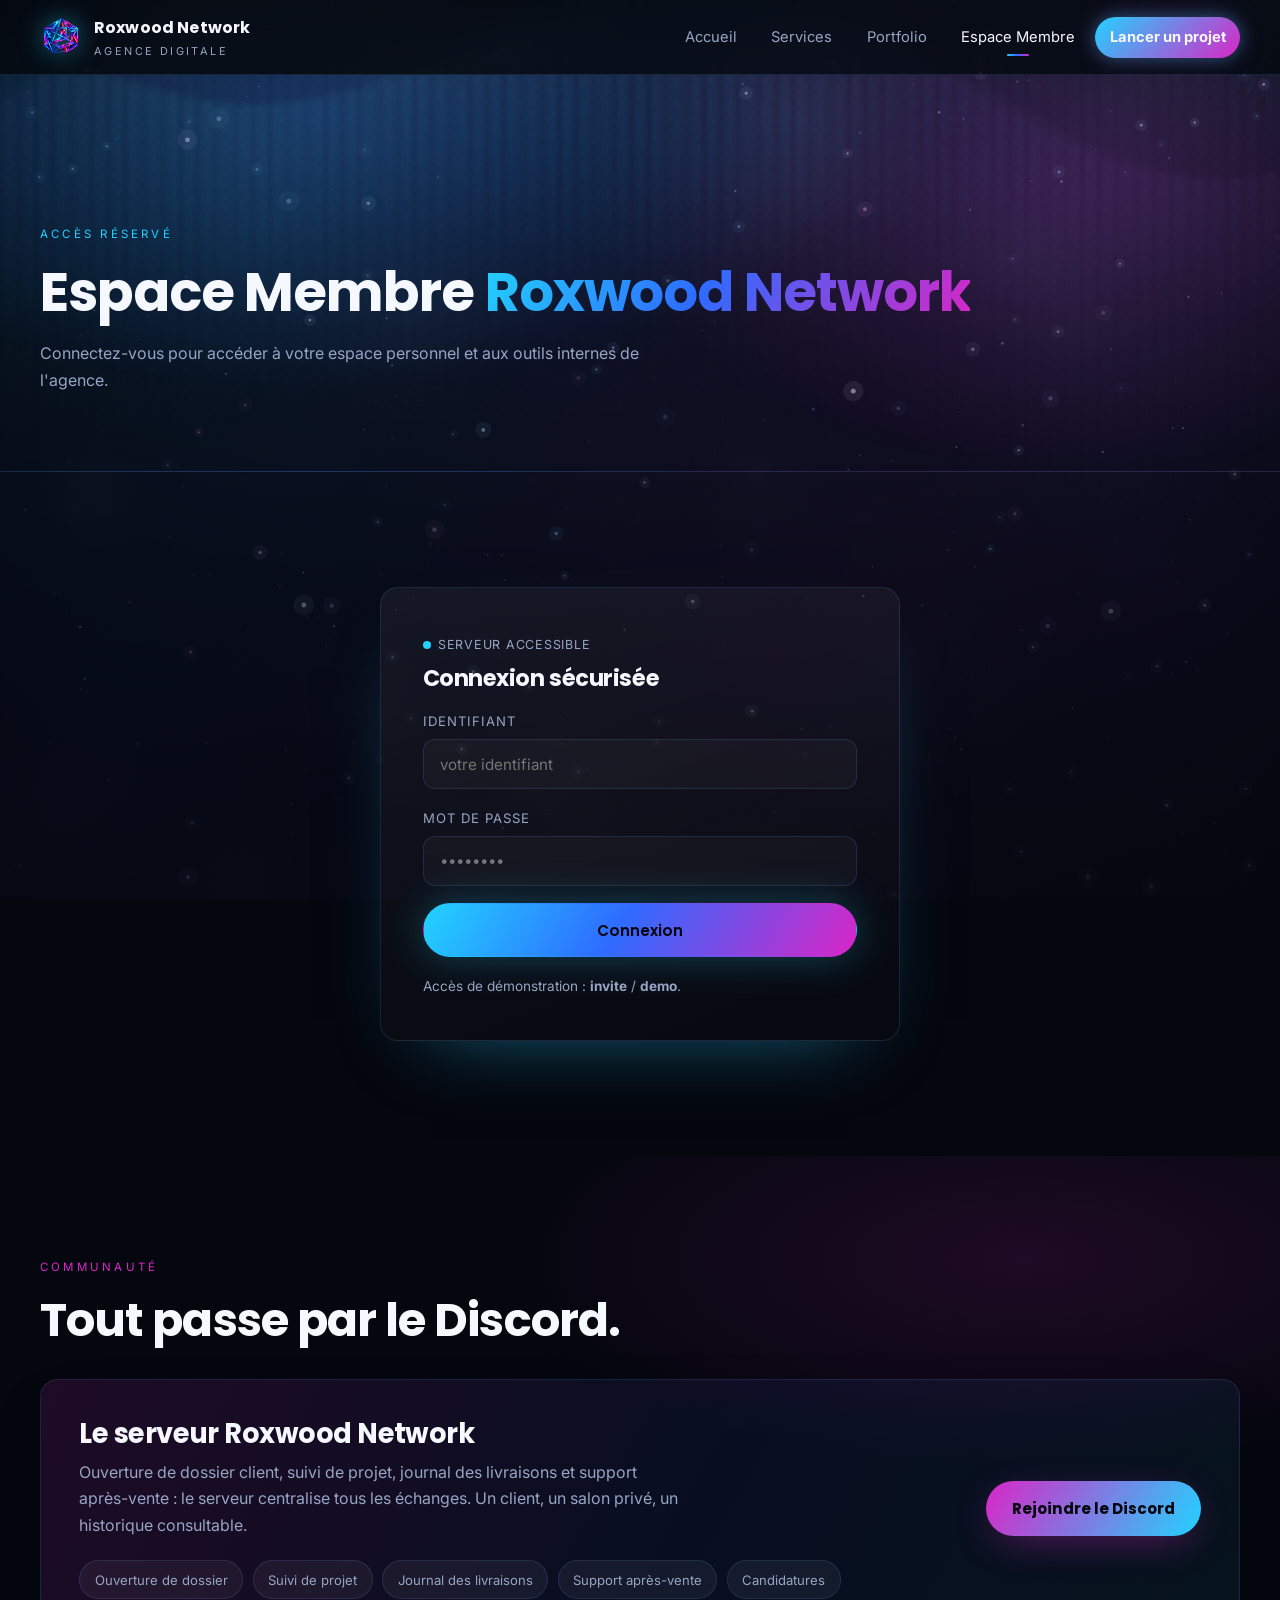
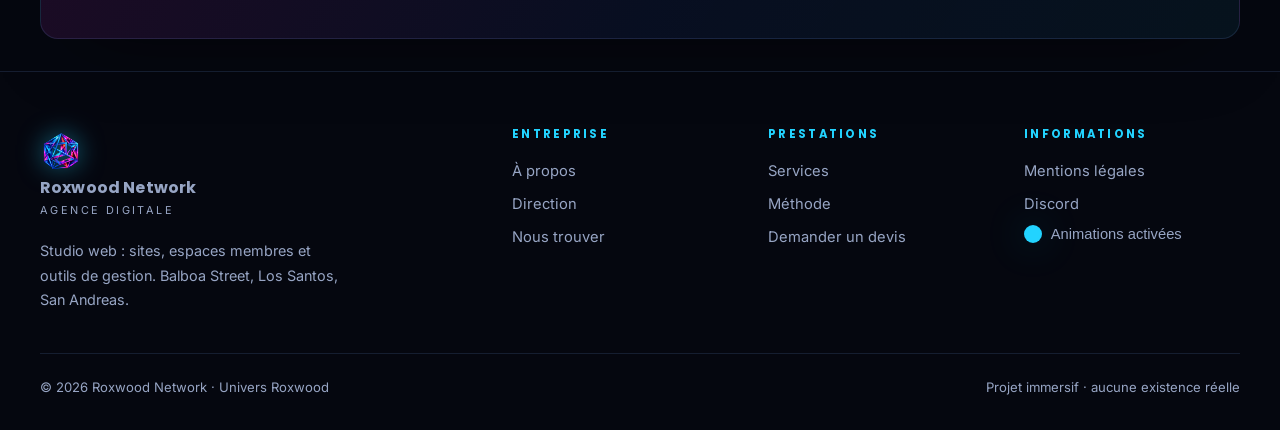
<file: dashboard.html>
<!DOCTYPE html>
<html lang="fr">
<head>
  <meta charset="UTF-8">
  <meta name="viewport" content="width=device-width, initial-scale=1">
  <title>Tableau de bord — Roxwood Network</title>
  <meta name="description" content="Tableau de bord interne Roxwood Network : candidatures, commandes et factures, absences et journaux d'activité relayés par le bot.">
  <link rel="icon" href="img/logo.png" type="image/png">
  <link rel="preconnect" href="https://fonts.googleapis.com">
  <link rel="preconnect" href="https://fonts.gstatic.com" crossorigin>
  <link href="https://fonts.googleapis.com/css2?family=Poppins:wght@500;600;700;800&family=Inter:wght@400;500;600&display=swap" rel="stylesheet">
  <link rel="stylesheet" href="css/style.css">
</head>
<body data-dashboard>
  <div data-header></div>

  <section class="page-hero" style="padding-bottom:2.5rem">
    <div class="container">
      <span class="status"><i></i>Connecté — flux du bot actif</span>
      <h1 style="margin-top:.8rem">Tableau de bord</h1>
      <p class="section-lead">
        Bonjour <b data-user-name>Membre</b> — <span data-user-role>Accès lecture</span>.
      </p>
    </div>
  </section>

  <section class="section" style="padding-top:2.5rem">
    <div class="container dash-grid">

      <aside class="dash-side reveal reveal--left">
        <h4 style="font-size:.75rem;letter-spacing:.18em;text-transform:uppercase;color:var(--grey)">Navigation</h4>
        <nav>
          <a href="#candidatures" class="is-active">Candidatures</a>
          <a href="#commandes">Commandes &amp; factures</a>
          <a href="#absences">Absences</a>
          <a href="#journaux">Journaux d'activité</a>
          <a href="#flux">Flux entrants</a>
        </nav>
        <button class="btn btn--ghost btn--block" style="margin-top:1.4rem" type="button" data-logout>Déconnexion</button>
      </aside>

      <div style="display:grid;gap:1.5rem">

        <div class="grid grid--4">
          <div class="card reveal"><div class="kpi"><strong>4</strong><span>Candidatures en cours</span></div></div>
          <div class="card reveal" data-delay="80"><div class="kpi"><strong>7</strong><span>Commandes du jour</span></div></div>
          <div class="card reveal" data-delay="160"><div class="kpi"><strong>2</strong><span>Absences à traiter</span></div></div>
          <div class="card reveal" data-delay="240"><div class="kpi"><strong>128</strong><span>Journaux reçus (24 h)</span></div></div>
        </div>

        <div class="alert alert--ok"></div>

        <!-- Candidatures -->
        <section id="candidatures" class="panel reveal">
          <div style="display:flex;flex-wrap:wrap;gap:1rem;justify-content:space-between;align-items:center">
            <h2 style="font-size:1.25rem">Candidatures</h2>
            <button class="btn btn--primary" type="button" data-refresh>Actualiser le flux</button>
          </div>
          <p class="form-note" style="margin-top:.6rem">
            Formulaire rempli dans le ticket, suivi piloté par le staff depuis Discord ; chaque changement de statut ou d'assignation arrive ici.
          </p>
          <div class="table-wrap" style="margin-top:1.2rem">
            <table>
              <thead><tr><th>Candidat</th><th>Statut</th><th>Recruteur</th><th>Pièces jointes</th></tr></thead>
              <tbody>
                <tr><td>Ethan Vance</td><td><span class="status"><i></i>Accepté</span></td><td>Poulpizar</td><td>2 fichiers</td></tr>
                <tr><td>Nora Kessler</td><td><span class="status status--warn"><i></i>Entretien</span></td><td>Marina L.</td><td>1 fichier</td></tr>
                <tr><td>Diego Ruiz</td><td><span class="status status--warn"><i></i>En attente</span></td><td>Non assigné</td><td>—</td></tr>
                <tr><td>Camille Roy</td><td><span class="status status--off"><i></i>Refusé</span></td><td>Poulpizar</td><td>3 fichiers</td></tr>
              </tbody>
            </table>
          </div>
        </section>

        <!-- Commandes -->
        <section id="commandes" class="panel reveal">
          <h2 style="font-size:1.25rem">Commandes &amp; factures</h2>
          <p class="form-note" style="margin-top:.6rem">
            Le client compose sa commande dans son ticket ; à la confirmation du paiement, la facture est générée et son numéro remonte ici.
          </p>
          <div class="table-wrap" style="margin-top:1.2rem">
            <table>
              <thead><tr><th>Facture</th><th>Client</th><th>Articles</th><th>Total</th><th>Paiement</th></tr></thead>
              <tbody>
                <tr><td>#0142</td><td>Dynasty 8</td><td>Pack vitrine + hébergement</td><td>18 500 $</td><td><span class="status"><i></i>Payée</span></td></tr>
                <tr><td>#0143</td><td>Marlowe Vineyard</td><td>Refonte + galerie</td><td>12 000 $</td><td><span class="status"><i></i>Payée</span></td></tr>
                <tr><td>#0144</td><td>Client privé</td><td>Interface confidentielle</td><td>24 000 $</td><td><span class="status status--warn"><i></i>En attente</span></td></tr>
                <tr><td>—</td><td>Atelier Kovacs</td><td>Devis en composition</td><td>—</td><td><span class="status status--off"><i></i>Brouillon</span></td></tr>
              </tbody>
            </table>
          </div>
        </section>

        <div class="grid grid--2">
          <!-- Absences -->
          <section id="absences" class="panel reveal">
            <h2 style="font-size:1.25rem">Absences</h2>
            <ul class="feature-list" style="margin-top:1rem">
              <li><i class="dot"></i><div><b>Marina L. — 12/09 au 15/09</b><span>Acceptée par la direction.</span></div></li>
              <li><i class="dot"></i><div><b>Diego R. — 14/09 au 16/09</b><span>En attente d'un approbateur.</span></div></li>
              <li><i class="dot"></i><div><b>Ethan V. — 20/09</b><span>En attente d'un approbateur.</span></div></li>
            </ul>
          </section>

          <!-- Journaux -->
          <section id="journaux" class="panel reveal" data-delay="120">
            <h2 style="font-size:1.25rem">Journaux d'activité</h2>
            <ul class="feature-list" style="margin-top:1rem">
              <li><i class="dot"></i><div><b>Prises de service</b><span>18 aujourd'hui — rôle attribué automatiquement.</span></div></li>
              <li><i class="dot"></i><div><b>Mouvements de coffre</b><span>34 entrées, stock à jour par emplacement.</span></div></li>
              <li><i class="dot"></i><div><b>Ventes &amp; factures</b><span>Montants et taxes consolidés pour les statistiques.</span></div></li>
            </ul>
          </section>
        </div>

        <!-- Flux entrants -->
        <section id="flux" class="panel reveal">
          <h2 style="font-size:1.25rem">Flux entrants</h2>
          <p class="form-note" style="margin-top:.6rem">
            Abonnements reçus depuis le bot. Chaque envoi est signé et vérifié avant d'être enregistré ;
            un envoi non signé ou mal signé est rejeté.
          </p>
          <div class="table-wrap" style="margin-top:1.2rem">
            <table>
              <thead><tr><th>Flux</th><th>Contenu</th><th>Dernière réception</th><th>État</th></tr></thead>
              <tbody>
                <tr><td>Candidatures</td><td>Statut, recruteur, réponses</td><td>il y a 4 min</td><td><span class="status"><i></i>Actif</span></td></tr>
                <tr><td>Commandes</td><td>Articles, total, facture</td><td>il y a 11 min</td><td><span class="status"><i></i>Actif</span></td></tr>
                <tr><td>Absences</td><td>Dates, motif, décision</td><td>il y a 1 h</td><td><span class="status"><i></i>Actif</span></td></tr>
                <tr><td>Coffre</td><td>Mouvements et stock résultant</td><td>il y a 2 min</td><td><span class="status"><i></i>Actif</span></td></tr>
                <tr><td>Personnalisé</td><td>Tableaux externes synchronisés</td><td>il y a 5 min</td><td><span class="status status--warn"><i></i>Reprise en cours</span></td></tr>
              </tbody>
            </table>
          </div>
          <a class="btn btn--ghost" style="margin-top:1.3rem" href="https://discord.com/invite/dZDfarP8zT" target="_blank" rel="noopener">Discuter du bot sur Discord</a>
        </section>

      </div>
    </div>
  </section>

  <div data-footer></div>
  <script src="js/scene.js"></script>
  <script src="js/main.js"></script>
  <script src="js/auth.js"></script>
</body>
</html>
</file>
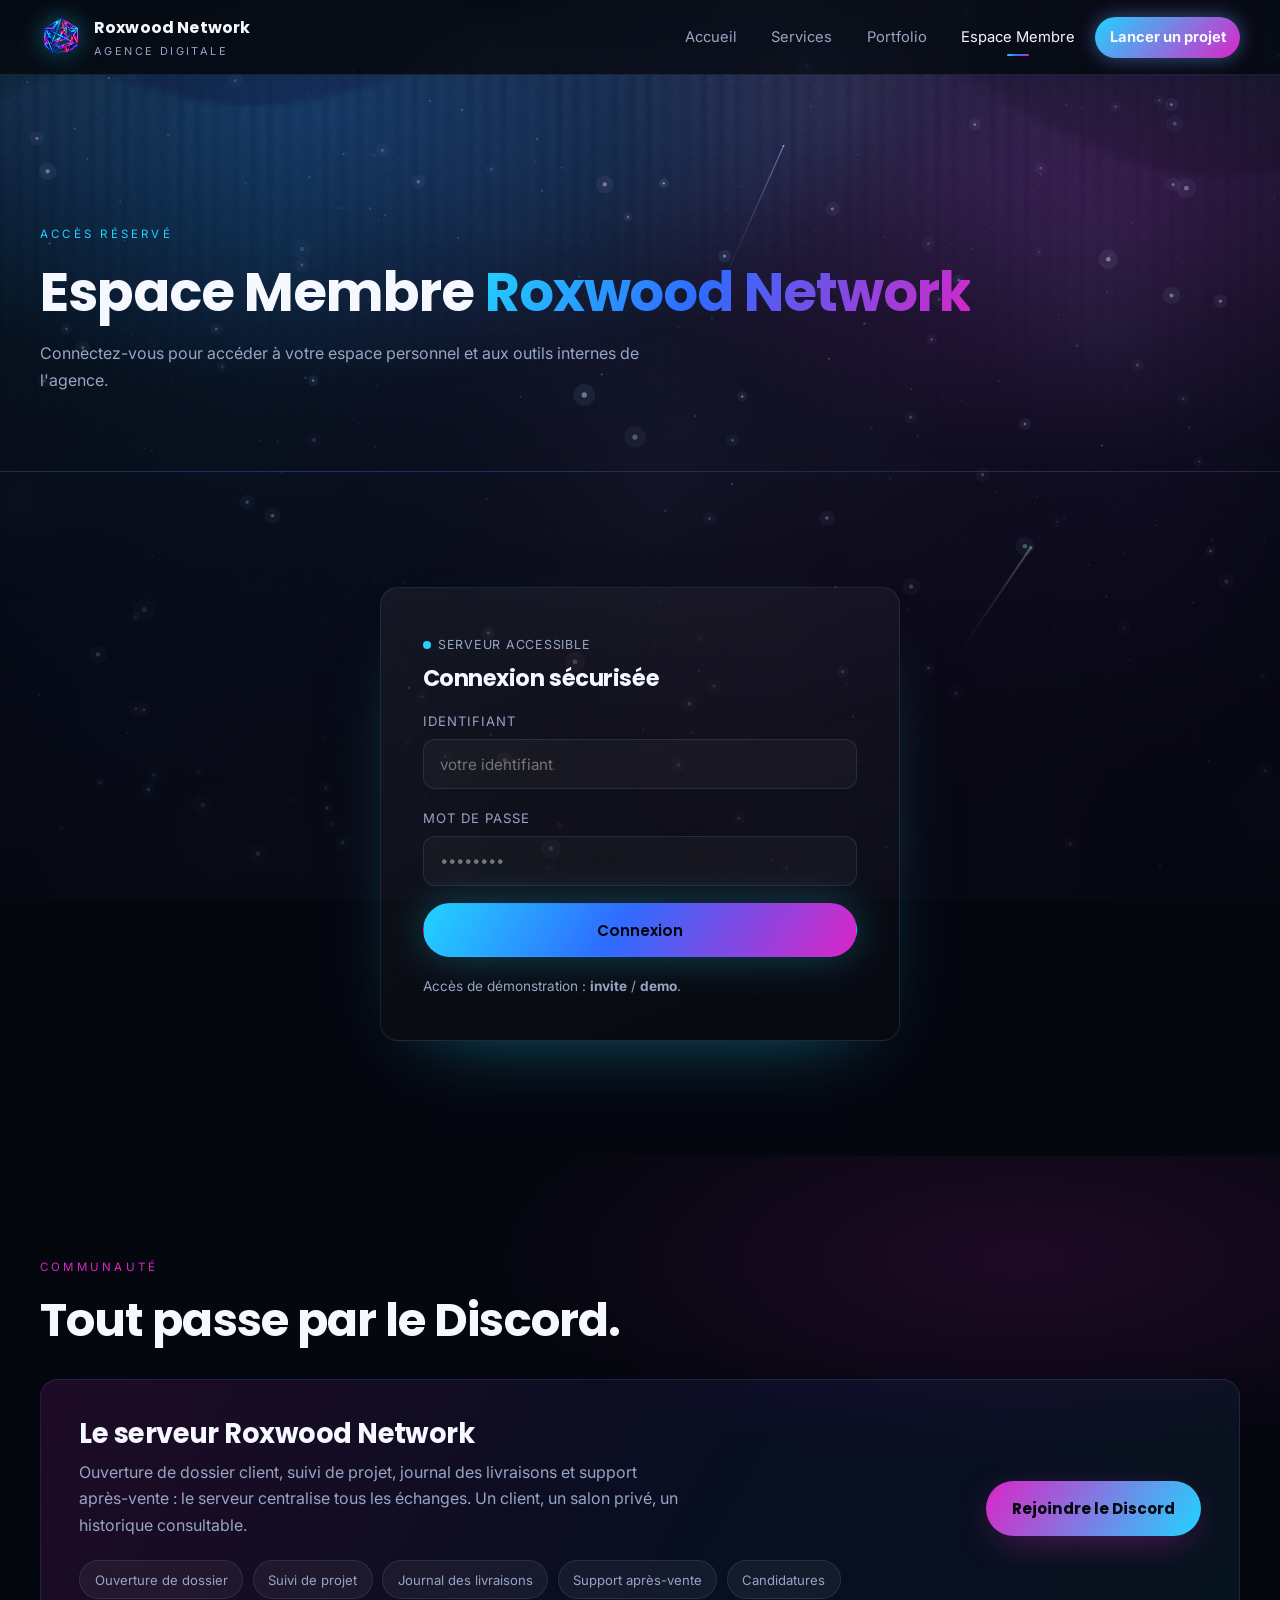
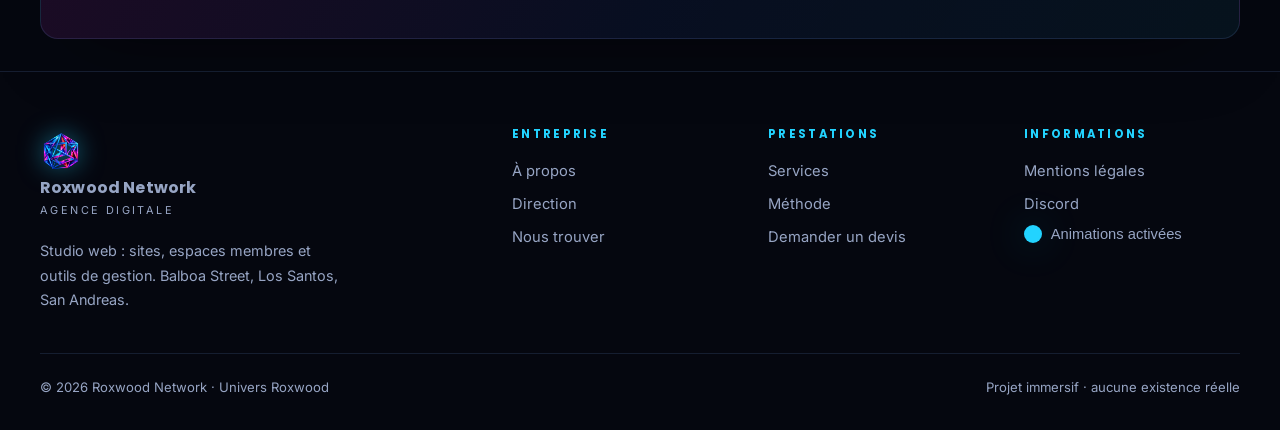
<file: membres.html>
<!DOCTYPE html>
<html lang="fr">
<head>
  <meta charset="UTF-8">
  <meta name="viewport" content="width=device-width, initial-scale=1">
  <title>Espace Membre — Roxwood Network</title>
  <meta name="description" content="Espace réservé aux membres Roxwood Network.">
  <link rel="icon" href="img/logo.png" type="image/png">
  <link rel="preconnect" href="https://fonts.googleapis.com">
  <link rel="preconnect" href="https://fonts.gstatic.com" crossorigin>
  <link href="https://fonts.googleapis.com/css2?family=Poppins:wght@500;600;700;800&family=Inter:wght@400;500;600&display=swap" rel="stylesheet">
  <link rel="stylesheet" href="css/style.css">
</head>
<body>
  <div data-header></div>

  <section class="page-hero">
    <div class="container">
      <span class="eyebrow reveal">Accès réservé</span>
      <h1 class="reveal" data-delay="60">Espace Membre <span class="text-grad">Roxwood Network</span></h1>
      <p class="section-lead reveal" data-delay="120">
        Connectez-vous pour accéder à votre espace personnel et aux outils internes de l'agence.
      </p>
    </div>
  </section>

  <section class="section">
    <div class="container" style="max-width:520px">

      <form class="panel form reveal" data-login-form autocomplete="off">
        <div>
          <span class="status"><i></i>Serveur accessible</span>
          <h2 style="font-size:1.4rem;margin-top:.6rem">Connexion sécurisée</h2>
        </div>

        <div class="field">
          <label for="identifiant">Identifiant</label>
          <input id="identifiant" name="identifiant" type="text" placeholder="votre identifiant" required>
        </div>

        <div class="field">
          <label for="motdepasse">Mot de passe</label>
          <input id="motdepasse" name="motdepasse" type="password" placeholder="••••••••" required>
        </div>

        <div class="alert alert--error"></div>
        <div class="alert alert--ok"></div>

        <button class="btn btn--primary btn--block" type="submit">Connexion</button>
        <p class="form-note">
          Accès de démonstration : <b>invite</b> / <b>demo</b>.
        </p>
      </form>

    </div>
  </section>

  <div data-footer></div>
  <script src="js/scene.js"></script>
  <script src="js/main.js"></script>
  <script src="js/auth.js"></script>
</body>
</html>
</file>
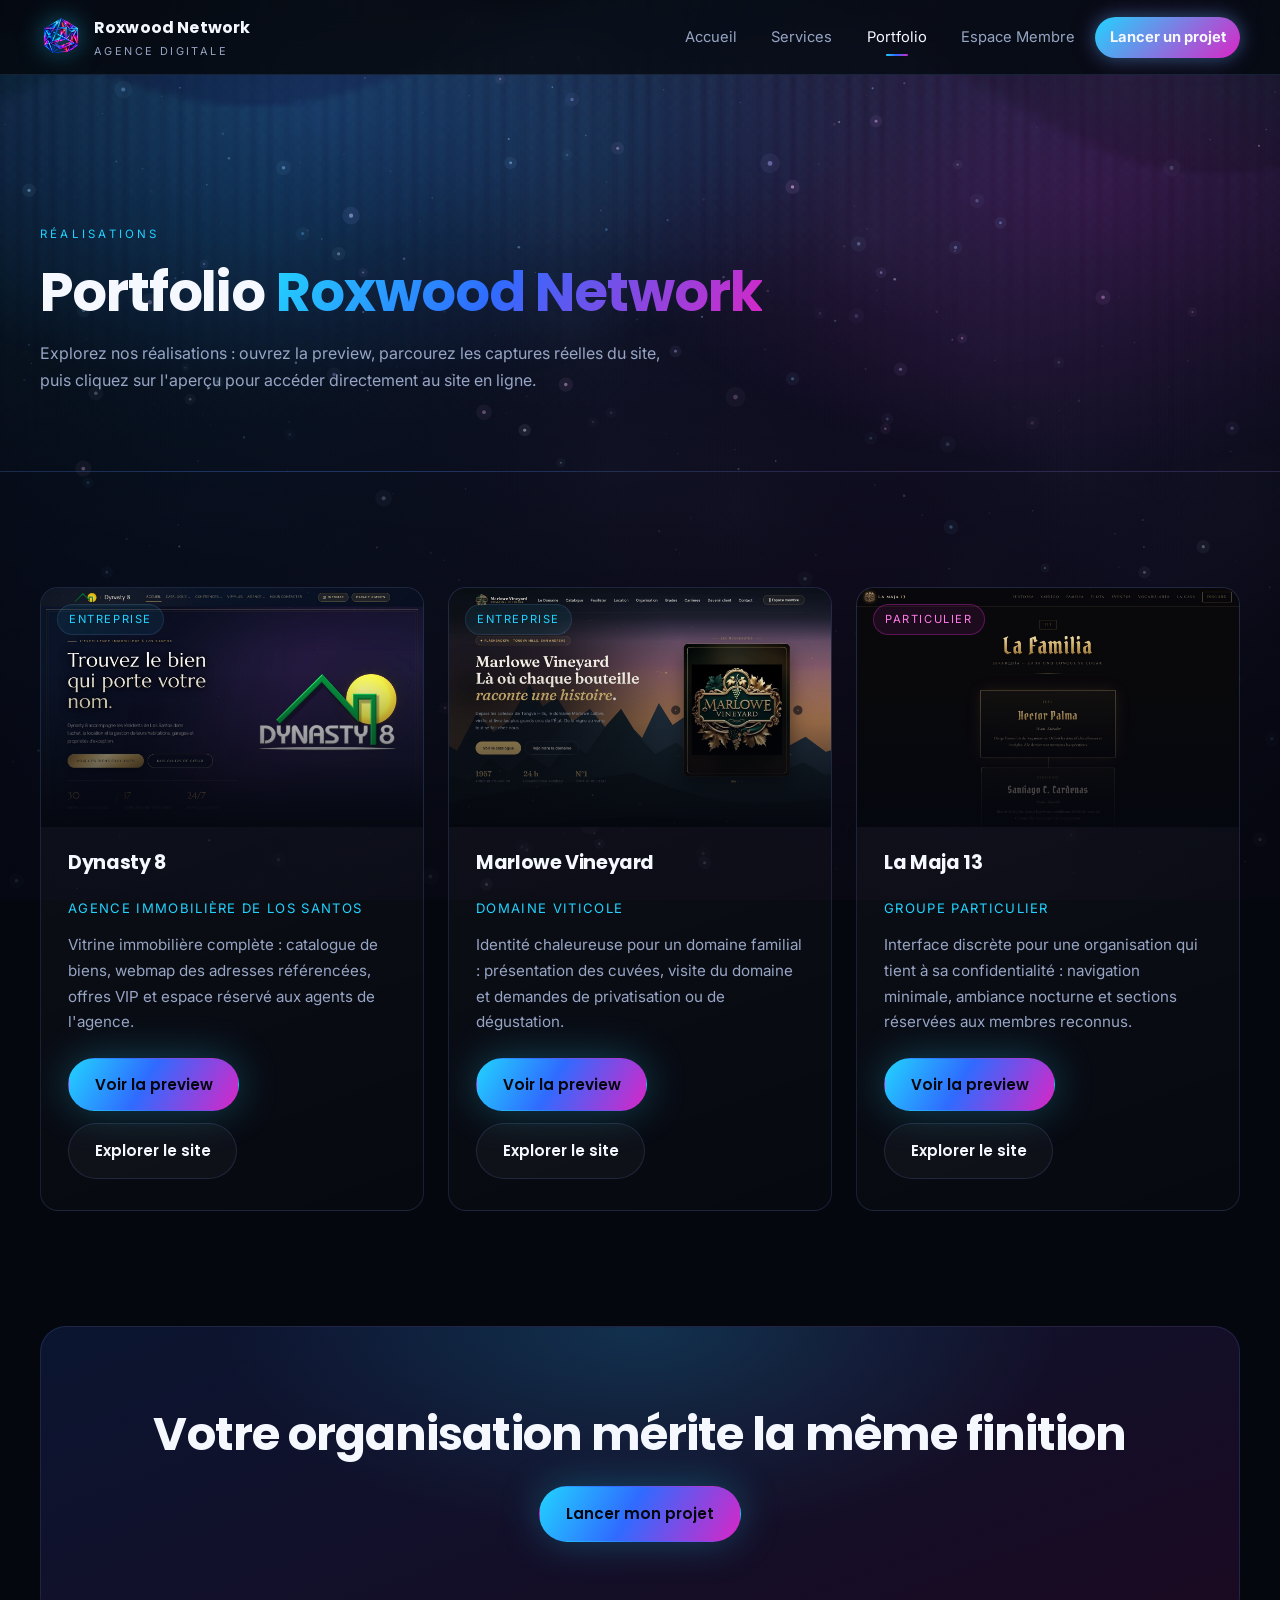
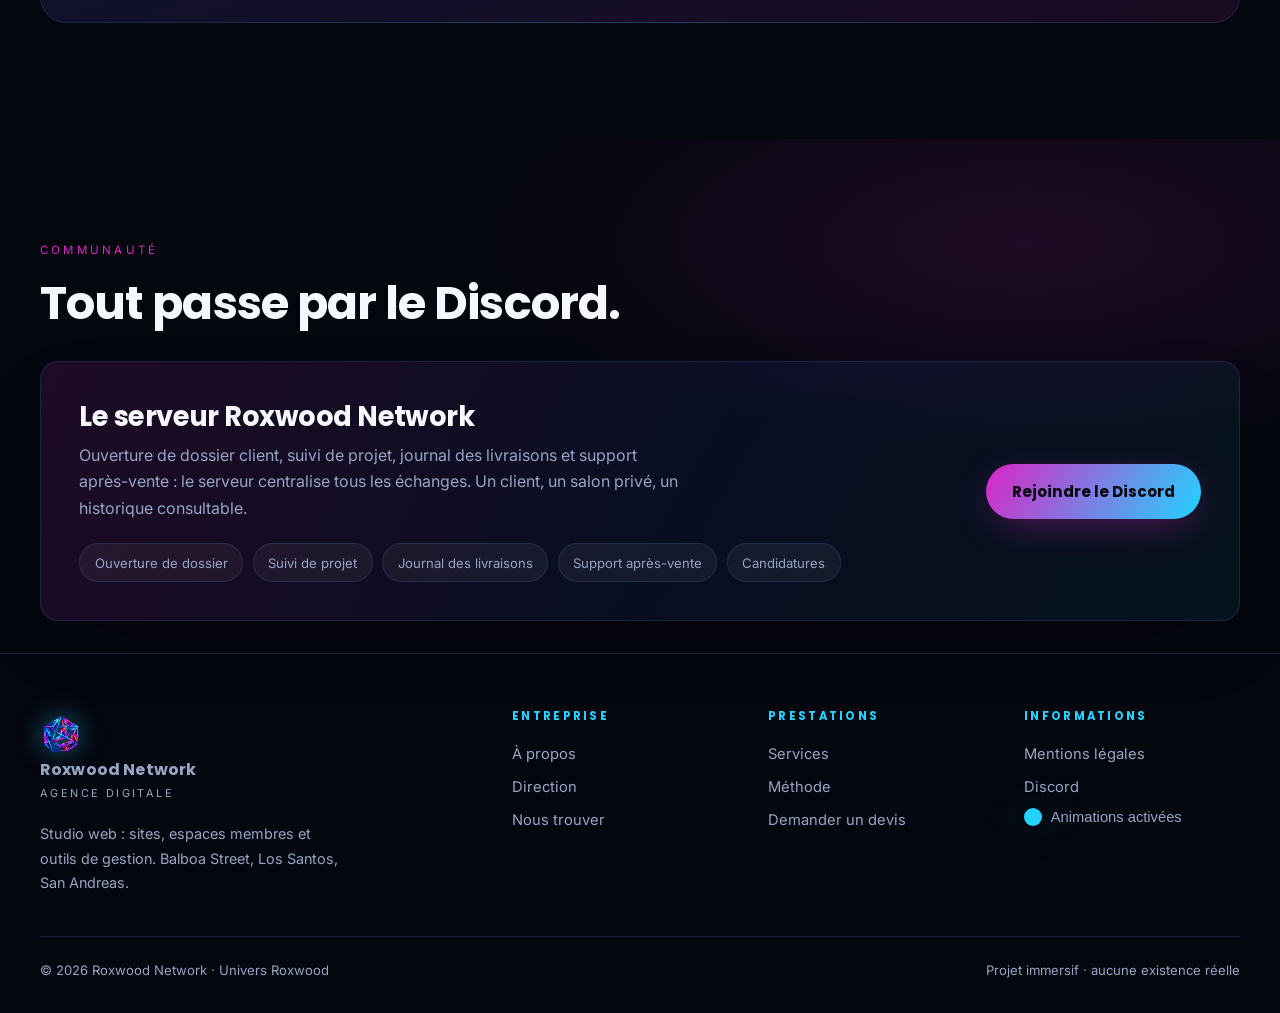
<file: portfolio.html>
<!DOCTYPE html>
<html lang="fr">
<head>
  <meta charset="UTF-8">
  <meta name="viewport" content="width=device-width, initial-scale=1">
  <title>Portfolio — Roxwood Network</title>
  <meta name="description" content="Explorez les réalisations de Roxwood Network : Dynasty 8, Marlowe Vineyard et La Maja 13, avec preview interactive.">
  <link rel="icon" href="img/logo.png" type="image/png">
  <link rel="preconnect" href="https://fonts.googleapis.com">
  <link rel="preconnect" href="https://fonts.gstatic.com" crossorigin>
  <link href="https://fonts.googleapis.com/css2?family=Poppins:wght@500;600;700;800&family=Inter:wght@400;500;600&display=swap" rel="stylesheet">
  <link rel="stylesheet" href="css/style.css">
</head>
<body>
  <div data-header></div>

  <section class="page-hero">
    <div class="container">
      <span class="eyebrow reveal">Réalisations</span>
      <h1 class="reveal" data-delay="60">Portfolio <span class="text-grad">Roxwood Network</span></h1>
      <p class="section-lead reveal" data-delay="120">
        Explorez nos réalisations : ouvrez la preview, parcourez les captures réelles du site,
        puis cliquez sur l'aperçu pour accéder directement au site en ligne.
      </p>
    </div>
  </section>

  <section class="section">
    <!-- Grille générée par js/portfolio.js -->
    <div class="container grid grid--3" data-portfolio-grid></div>
  </section>

  <section class="section" style="padding-top:0">
    <div class="container">
      <div class="cta-band reveal">
        <h2 class="section-title">Votre organisation mérite la même finition</h2>
        <a class="btn btn--primary" style="margin-top:1.6rem" href="https://discord.com/invite/dZDfarP8zT" target="_blank" rel="noopener">Lancer mon projet</a>
      </div>
    </div>
  </section>

  <div data-footer></div>
  <script src="js/portfolio.js"></script>
  <script src="js/scene.js"></script>
  <script src="js/main.js"></script>
</body>
</html>
</file>
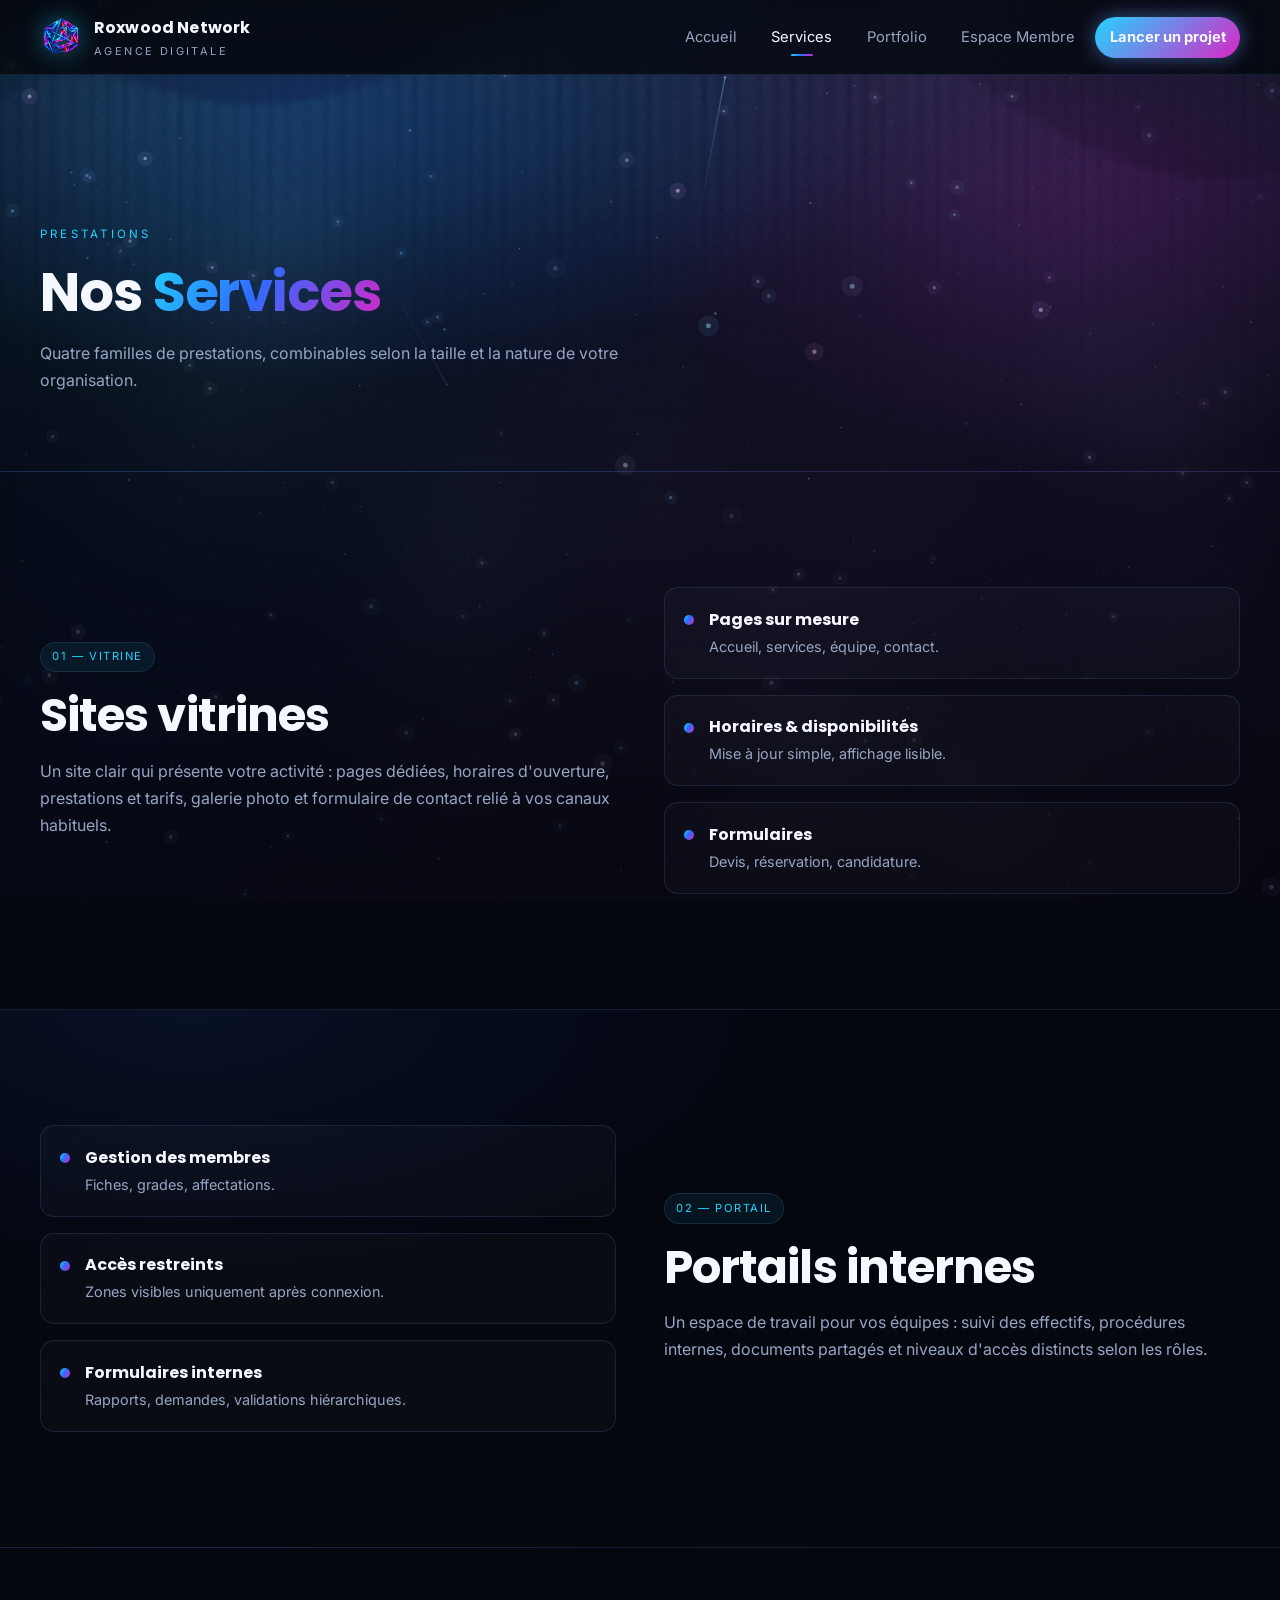
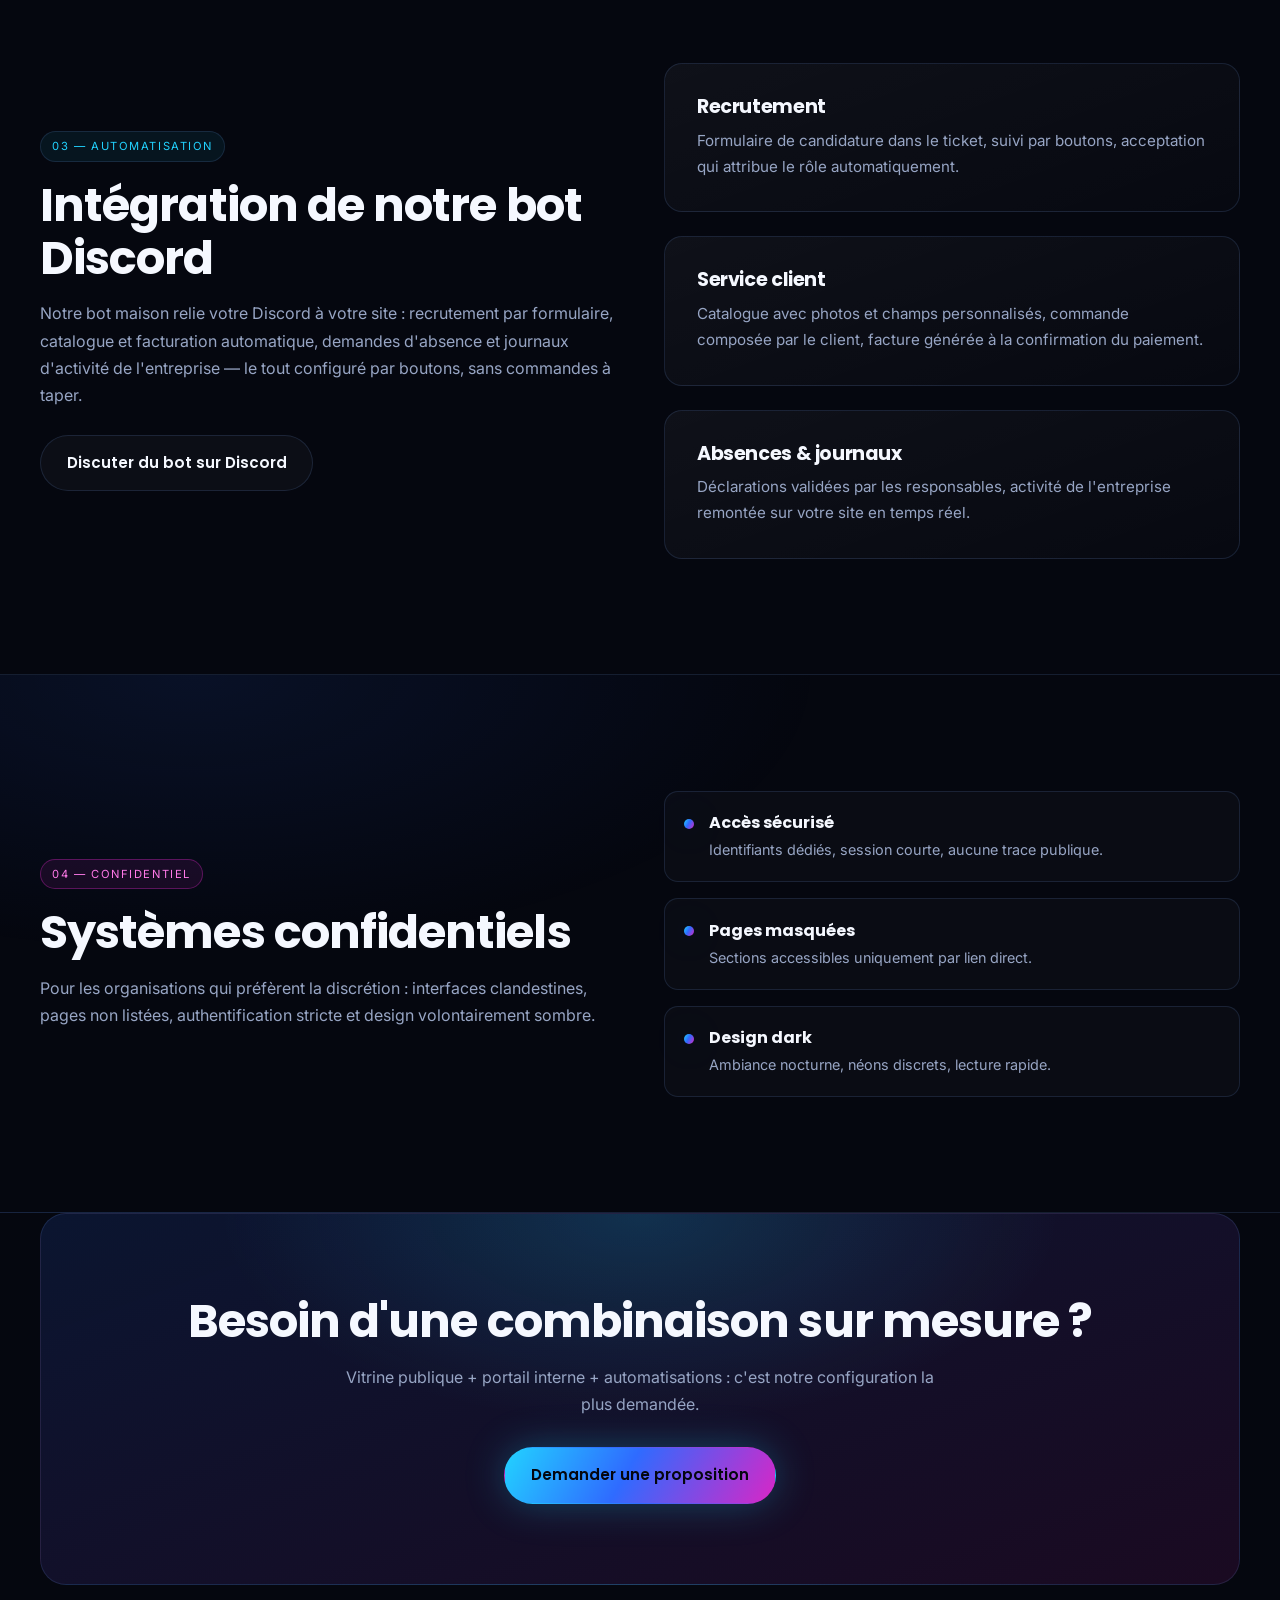
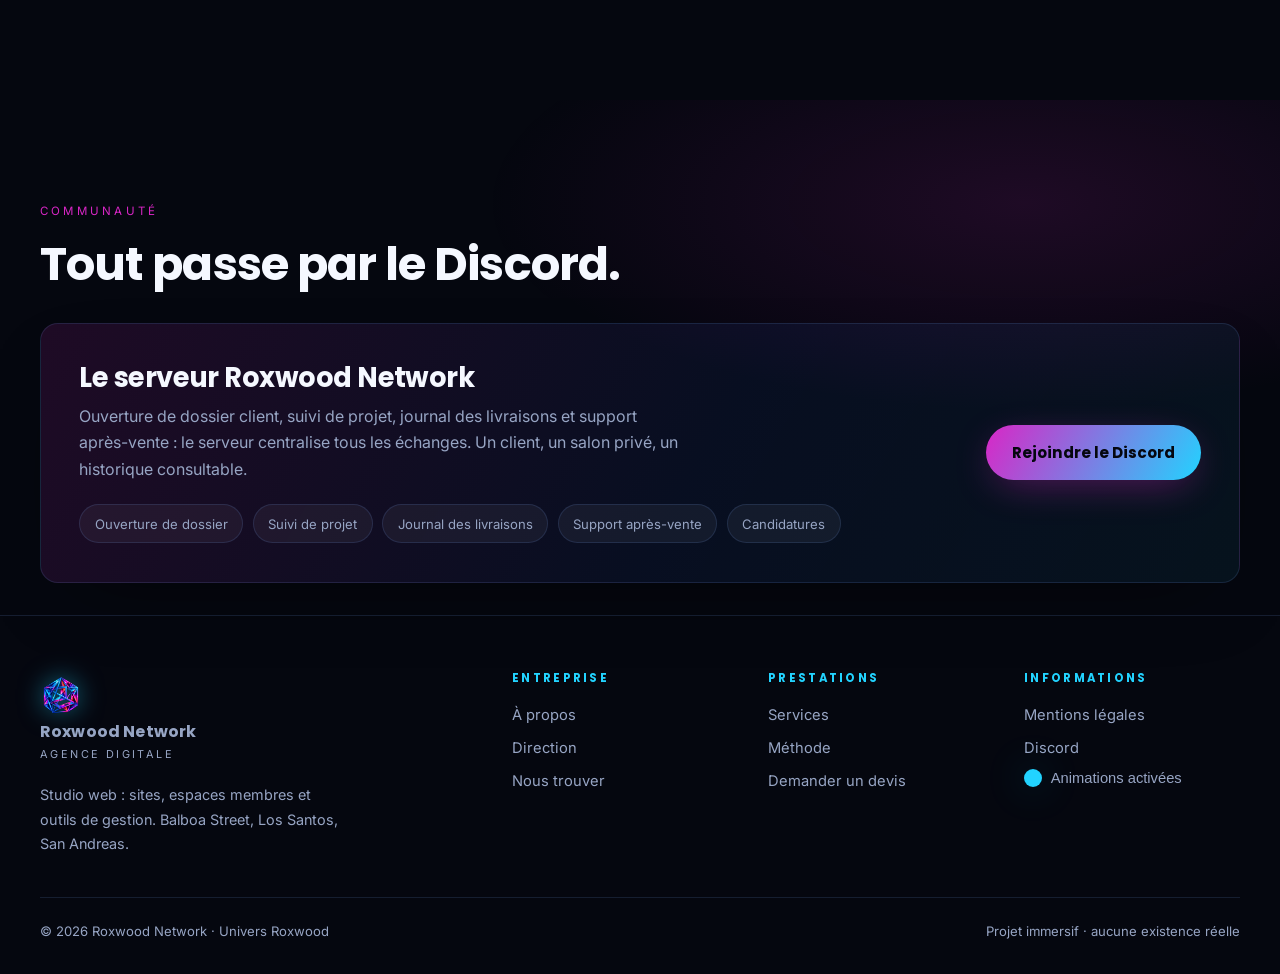
<file: services.html>
<!DOCTYPE html>
<html lang="fr">
<head>
  <meta charset="UTF-8">
  <meta name="viewport" content="width=device-width, initial-scale=1">
  <title>Nos Services — Roxwood Network</title>
  <meta name="description" content="Sites vitrines, portails internes, intégration de bots et systèmes d'accès sécurisés par Roxwood Network.">
  <link rel="icon" href="img/logo.png" type="image/png">
  <link rel="preconnect" href="https://fonts.googleapis.com">
  <link rel="preconnect" href="https://fonts.gstatic.com" crossorigin>
  <link href="https://fonts.googleapis.com/css2?family=Poppins:wght@500;600;700;800&family=Inter:wght@400;500;600&display=swap" rel="stylesheet">
  <link rel="stylesheet" href="css/style.css">
</head>
<body>
  <div data-header></div>

  <section class="page-hero">
    <div class="container">
      <span class="eyebrow reveal">Prestations</span>
      <h1 class="reveal" data-delay="60">Nos <span class="text-grad">Services</span></h1>
      <p class="section-lead reveal" data-delay="120">
        Quatre familles de prestations, combinables selon la taille et la nature de votre organisation.
      </p>
    </div>
  </section>

  <!-- ============ SITES VITRINES ============ -->
  <section class="section" id="vitrines">
    <div class="container grid grid--2" style="align-items:center;gap:3rem">
      <div class="reveal reveal--left">
        <span class="tag">01 — Vitrine</span>
        <h2 class="section-title" style="margin-top:1rem">Sites vitrines</h2>
        <p class="section-lead">
          Un site clair qui présente votre activité : pages dédiées, horaires d'ouverture, prestations et tarifs,
          galerie photo et formulaire de contact relié à vos canaux habituels.
        </p>
      </div>
      <ul class="feature-list reveal reveal--right" data-delay="100">
        <li><i class="dot"></i><div><b>Pages sur mesure</b><span>Accueil, services, équipe, contact.</span></div></li>
        <li><i class="dot"></i><div><b>Horaires &amp; disponibilités</b><span>Mise à jour simple, affichage lisible.</span></div></li>
        <li><i class="dot"></i><div><b>Formulaires</b><span>Devis, réservation, candidature.</span></div></li>
      </ul>
    </div>
  </section>

  <!-- ============ PORTAILS INTERNES ============ -->
  <section class="section section--alt" id="portails">
    <div class="container grid grid--2" style="align-items:center;gap:3rem">
      <ul class="feature-list reveal reveal--left">
        <li><i class="dot"></i><div><b>Gestion des membres</b><span>Fiches, grades, affectations.</span></div></li>
        <li><i class="dot"></i><div><b>Accès restreints</b><span>Zones visibles uniquement après connexion.</span></div></li>
        <li><i class="dot"></i><div><b>Formulaires internes</b><span>Rapports, demandes, validations hiérarchiques.</span></div></li>
      </ul>
      <div class="reveal reveal--right" data-delay="100">
        <span class="tag">02 — Portail</span>
        <h2 class="section-title" style="margin-top:1rem">Portails internes</h2>
        <p class="section-lead">
          Un espace de travail pour vos équipes : suivi des effectifs, procédures internes, documents partagés
          et niveaux d'accès distincts selon les rôles.
        </p>
      </div>
    </div>
  </section>

  <!-- ============ BOTS / API ============ -->
  <section class="section" id="bots">
    <div class="container grid grid--2" style="align-items:center;gap:3rem">
      <div class="reveal reveal--left">
        <span class="tag">03 — Automatisation</span>
        <h2 class="section-title" style="margin-top:1rem">Intégration de notre bot Discord</h2>
        <p class="section-lead">
          Notre bot maison relie votre Discord à votre site : recrutement par formulaire, catalogue et
          facturation automatique, demandes d'absence et journaux d'activité de l'entreprise —
          le tout configuré par boutons, sans commandes à taper.
        </p>
        <a class="btn btn--ghost" style="margin-top:1.6rem" href="https://discord.com/invite/dZDfarP8zT" target="_blank" rel="noopener">Discuter du bot sur Discord</a>
      </div>
      <div class="grid reveal reveal--right" data-delay="100">
        <article class="card"><h3>Recrutement</h3><p>Formulaire de candidature dans le ticket, suivi par boutons, acceptation qui attribue le rôle automatiquement.</p></article>
        <article class="card"><h3>Service client</h3><p>Catalogue avec photos et champs personnalisés, commande composée par le client, facture générée à la confirmation du paiement.</p></article>
        <article class="card card--magenta"><h3>Absences &amp; journaux</h3><p>Déclarations validées par les responsables, activité de l'entreprise remontée sur votre site en temps réel.</p></article>
      </div>
    </div>
  </section>

  <!-- ============ SYSTÈMES SÉCURISÉS ============ -->
  <section class="section section--alt" id="clandestin">
    <div class="container grid grid--2" style="align-items:center;gap:3rem">
      <div class="reveal reveal--left">
        <span class="tag tag--magenta">04 — Confidentiel</span>
        <h2 class="section-title" style="margin-top:1rem">Systèmes confidentiels</h2>
        <p class="section-lead">
          Pour les organisations qui préfèrent la discrétion : interfaces clandestines, pages non listées,
          authentification stricte et design volontairement sombre.
        </p>
      </div>
      <ul class="feature-list reveal reveal--right" data-delay="100">
        <li><i class="dot"></i><div><b>Accès sécurisé</b><span>Identifiants dédiés, session courte, aucune trace publique.</span></div></li>
        <li><i class="dot"></i><div><b>Pages masquées</b><span>Sections accessibles uniquement par lien direct.</span></div></li>
        <li><i class="dot"></i><div><b>Design dark</b><span>Ambiance nocturne, néons discrets, lecture rapide.</span></div></li>
      </ul>
    </div>
  </section>

  <section class="section" style="padding-top:0">
    <div class="container">
      <div class="cta-band reveal">
        <h2 class="section-title">Besoin d'une combinaison sur mesure ?</h2>
        <p class="section-lead" style="margin-inline:auto">Vitrine publique + portail interne + automatisations : c'est notre configuration la plus demandée.</p>
        <a class="btn btn--primary" style="margin-top:1.8rem" href="https://discord.com/invite/dZDfarP8zT" target="_blank" rel="noopener">Demander une proposition</a>
      </div>
    </div>
  </section>

  <div data-footer></div>
  <script src="js/scene.js"></script>
  <script src="js/main.js"></script>
</body>
</html>
</file>
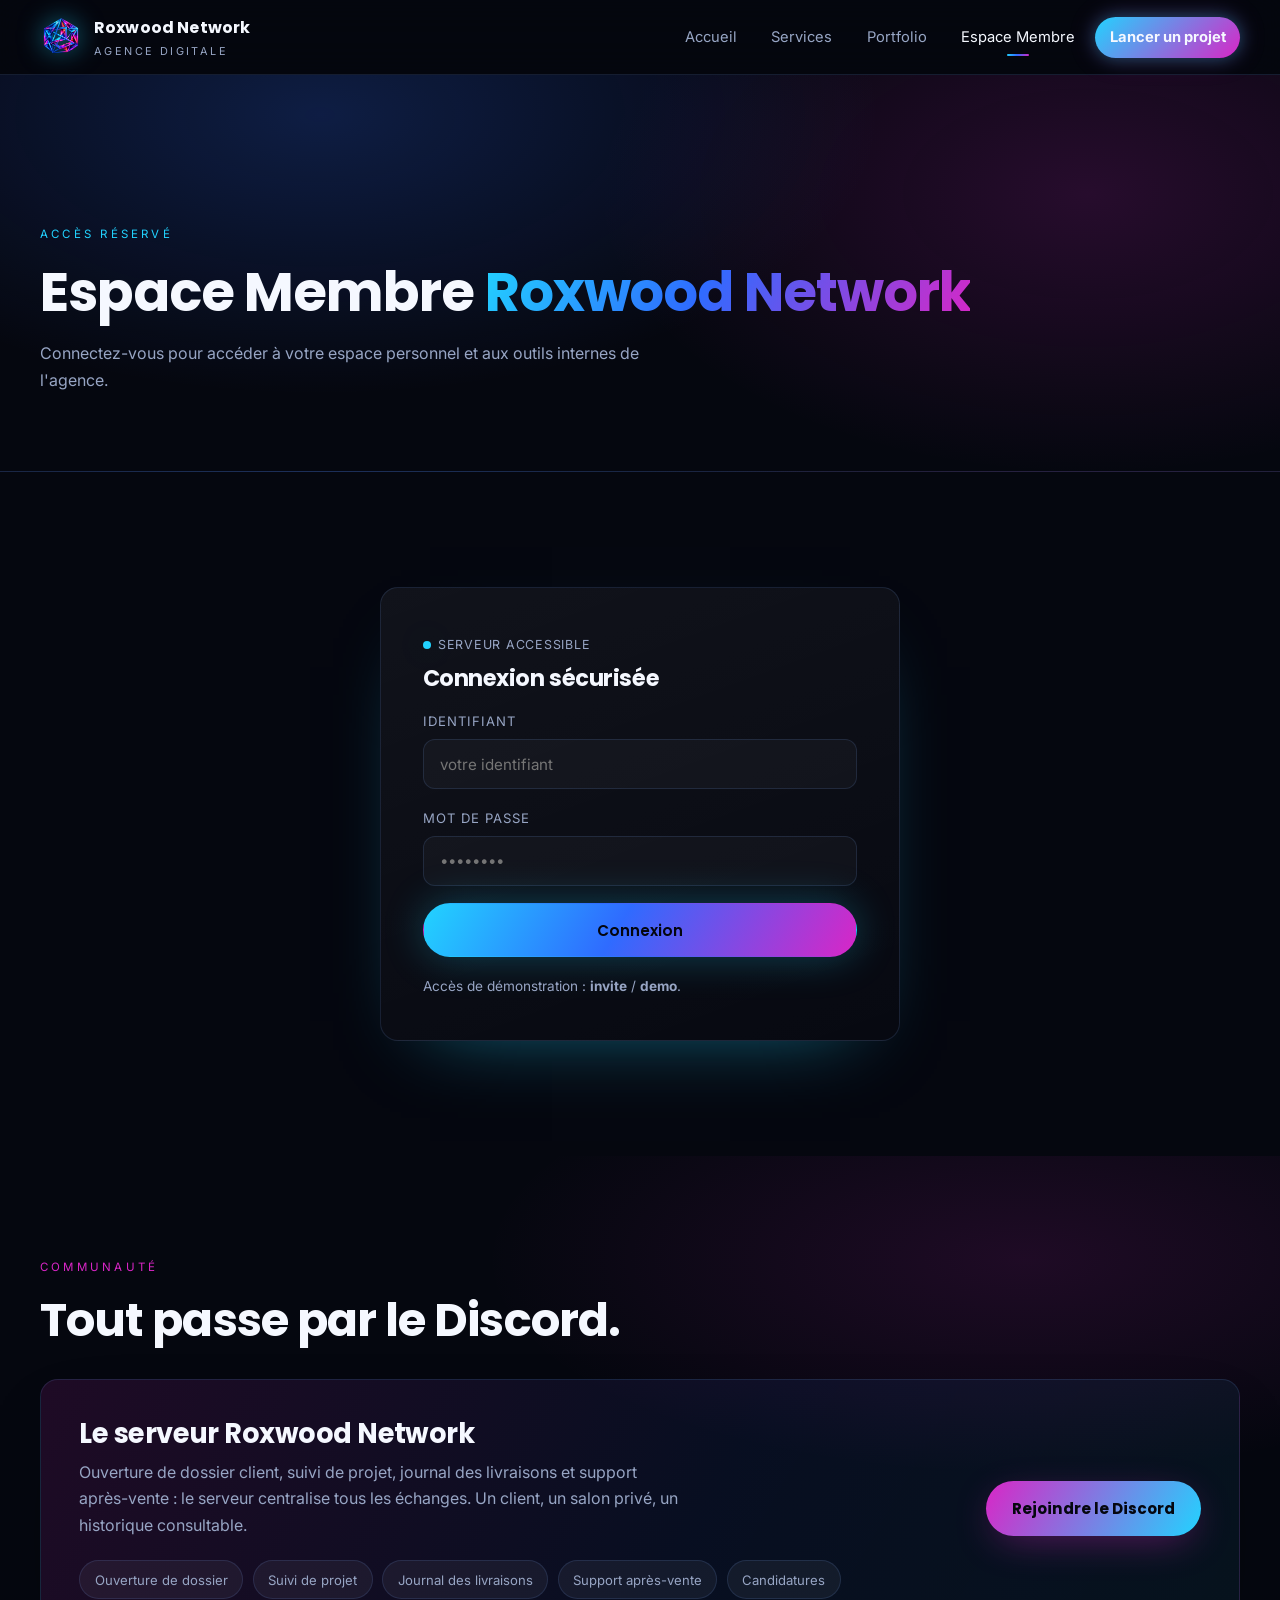
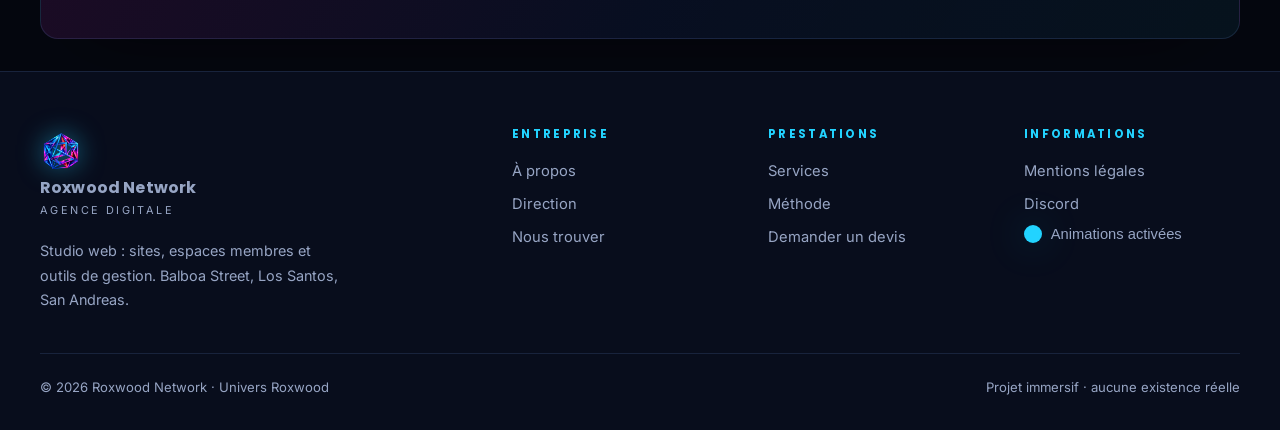
<file: public/site/dashboard.html>
<!DOCTYPE html>
<html lang="fr">
<head>
  <meta charset="UTF-8">
  <meta name="viewport" content="width=device-width, initial-scale=1">
  <title>Tableau de bord — Roxwood Network</title>
  <meta name="description" content="Tableau de bord interne Roxwood Network : candidatures, commandes et factures, absences et journaux d'activité relayés par le bot.">
  <link rel="icon" href="img/logo.png" type="image/png">
  <link rel="preconnect" href="https://fonts.googleapis.com">
  <link rel="preconnect" href="https://fonts.gstatic.com" crossorigin>
  <link href="https://fonts.googleapis.com/css2?family=Poppins:wght@500;600;700;800&family=Inter:wght@400;500;600&display=swap" rel="stylesheet">
  <link rel="stylesheet" href="css/style.css">
</head>
<body data-dashboard>
  <div data-header></div>

  <section class="page-hero" style="padding-bottom:2.5rem">
    <div class="container">
      <span class="status"><i></i>Connecté — flux du bot actif</span>
      <h1 style="margin-top:.8rem">Tableau de bord</h1>
      <p class="section-lead">
        Bonjour <b data-user-name>Membre</b> — <span data-user-role>Accès lecture</span>.
      </p>
    </div>
  </section>

  <section class="section" style="padding-top:2.5rem">
    <div class="container dash-grid">

      <aside class="dash-side reveal reveal--left">
        <h4 style="font-size:.75rem;letter-spacing:.18em;text-transform:uppercase;color:var(--grey)">Navigation</h4>
        <nav>
          <a href="#candidatures" class="is-active">Candidatures</a>
          <a href="#commandes">Commandes &amp; factures</a>
          <a href="#absences">Absences</a>
          <a href="#journaux">Journaux d'activité</a>
          <a href="#flux">Flux entrants</a>
        </nav>
        <button class="btn btn--ghost btn--block" style="margin-top:1.4rem" type="button" data-logout>Déconnexion</button>
      </aside>

      <div style="display:grid;gap:1.5rem">

        <div class="grid grid--4">
          <div class="card reveal"><div class="kpi"><strong>4</strong><span>Candidatures en cours</span></div></div>
          <div class="card reveal" data-delay="80"><div class="kpi"><strong>7</strong><span>Commandes du jour</span></div></div>
          <div class="card reveal" data-delay="160"><div class="kpi"><strong>2</strong><span>Absences à traiter</span></div></div>
          <div class="card reveal" data-delay="240"><div class="kpi"><strong>128</strong><span>Journaux reçus (24 h)</span></div></div>
        </div>

        <div class="alert alert--ok"></div>

        <!-- Candidatures -->
        <section id="candidatures" class="panel reveal">
          <div style="display:flex;flex-wrap:wrap;gap:1rem;justify-content:space-between;align-items:center">
            <h2 style="font-size:1.25rem">Candidatures</h2>
            <button class="btn btn--primary" type="button" data-refresh>Actualiser le flux</button>
          </div>
          <p class="form-note" style="margin-top:.6rem">
            Formulaire rempli dans le ticket, suivi piloté par le staff depuis Discord ; chaque changement de statut ou d'assignation arrive ici.
          </p>
          <div class="table-wrap" style="margin-top:1.2rem">
            <table>
              <thead><tr><th>Candidat</th><th>Statut</th><th>Recruteur</th><th>Pièces jointes</th></tr></thead>
              <tbody>
                <tr><td>Ethan Vance</td><td><span class="status"><i></i>Accepté</span></td><td>Poulpizar</td><td>2 fichiers</td></tr>
                <tr><td>Nora Kessler</td><td><span class="status status--warn"><i></i>Entretien</span></td><td>Marina L.</td><td>1 fichier</td></tr>
                <tr><td>Diego Ruiz</td><td><span class="status status--warn"><i></i>En attente</span></td><td>Non assigné</td><td>—</td></tr>
                <tr><td>Camille Roy</td><td><span class="status status--off"><i></i>Refusé</span></td><td>Poulpizar</td><td>3 fichiers</td></tr>
              </tbody>
            </table>
          </div>
        </section>

        <!-- Commandes -->
        <section id="commandes" class="panel reveal">
          <h2 style="font-size:1.25rem">Commandes &amp; factures</h2>
          <p class="form-note" style="margin-top:.6rem">
            Le client compose sa commande dans son ticket ; à la confirmation du paiement, la facture est générée et son numéro remonte ici.
          </p>
          <div class="table-wrap" style="margin-top:1.2rem">
            <table>
              <thead><tr><th>Facture</th><th>Client</th><th>Articles</th><th>Total</th><th>Paiement</th></tr></thead>
              <tbody>
                <tr><td>#0142</td><td>Dynasty 8</td><td>Pack vitrine + hébergement</td><td>18 500 $</td><td><span class="status"><i></i>Payée</span></td></tr>
                <tr><td>#0143</td><td>Marlowe Vineyard</td><td>Refonte + galerie</td><td>12 000 $</td><td><span class="status"><i></i>Payée</span></td></tr>
                <tr><td>#0144</td><td>Client privé</td><td>Interface confidentielle</td><td>24 000 $</td><td><span class="status status--warn"><i></i>En attente</span></td></tr>
                <tr><td>—</td><td>Atelier Kovacs</td><td>Devis en composition</td><td>—</td><td><span class="status status--off"><i></i>Brouillon</span></td></tr>
              </tbody>
            </table>
          </div>
        </section>

        <div class="grid grid--2">
          <!-- Absences -->
          <section id="absences" class="panel reveal">
            <h2 style="font-size:1.25rem">Absences</h2>
            <ul class="feature-list" style="margin-top:1rem">
              <li><i class="dot"></i><div><b>Marina L. — 12/09 au 15/09</b><span>Acceptée par la direction.</span></div></li>
              <li><i class="dot"></i><div><b>Diego R. — 14/09 au 16/09</b><span>En attente d'un approbateur.</span></div></li>
              <li><i class="dot"></i><div><b>Ethan V. — 20/09</b><span>En attente d'un approbateur.</span></div></li>
            </ul>
          </section>

          <!-- Journaux -->
          <section id="journaux" class="panel reveal" data-delay="120">
            <h2 style="font-size:1.25rem">Journaux d'activité</h2>
            <ul class="feature-list" style="margin-top:1rem">
              <li><i class="dot"></i><div><b>Prises de service</b><span>18 aujourd'hui — rôle attribué automatiquement.</span></div></li>
              <li><i class="dot"></i><div><b>Mouvements de coffre</b><span>34 entrées, stock à jour par emplacement.</span></div></li>
              <li><i class="dot"></i><div><b>Ventes &amp; factures</b><span>Montants et taxes consolidés pour les statistiques.</span></div></li>
            </ul>
          </section>
        </div>

        <!-- Flux entrants -->
        <section id="flux" class="panel reveal">
          <h2 style="font-size:1.25rem">Flux entrants</h2>
          <p class="form-note" style="margin-top:.6rem">
            Abonnements reçus depuis le bot. Chaque envoi est signé et vérifié avant d'être enregistré ;
            un envoi non signé ou mal signé est rejeté.
          </p>
          <div class="table-wrap" style="margin-top:1.2rem">
            <table>
              <thead><tr><th>Flux</th><th>Contenu</th><th>Dernière réception</th><th>État</th></tr></thead>
              <tbody>
                <tr><td>Candidatures</td><td>Statut, recruteur, réponses</td><td>il y a 4 min</td><td><span class="status"><i></i>Actif</span></td></tr>
                <tr><td>Commandes</td><td>Articles, total, facture</td><td>il y a 11 min</td><td><span class="status"><i></i>Actif</span></td></tr>
                <tr><td>Absences</td><td>Dates, motif, décision</td><td>il y a 1 h</td><td><span class="status"><i></i>Actif</span></td></tr>
                <tr><td>Coffre</td><td>Mouvements et stock résultant</td><td>il y a 2 min</td><td><span class="status"><i></i>Actif</span></td></tr>
                <tr><td>Personnalisé</td><td>Tableaux externes synchronisés</td><td>il y a 5 min</td><td><span class="status status--warn"><i></i>Reprise en cours</span></td></tr>
              </tbody>
            </table>
          </div>
          <a class="btn btn--ghost" style="margin-top:1.3rem" href="https://discord.com/invite/dZDfarP8zT" target="_blank" rel="noopener">Discuter du bot sur Discord</a>
        </section>

      </div>
    </div>
  </section>

  <div data-footer></div>
  <script src="js/main.js"></script>
  <script src="js/auth.js"></script>
</body>
</html>
</file>
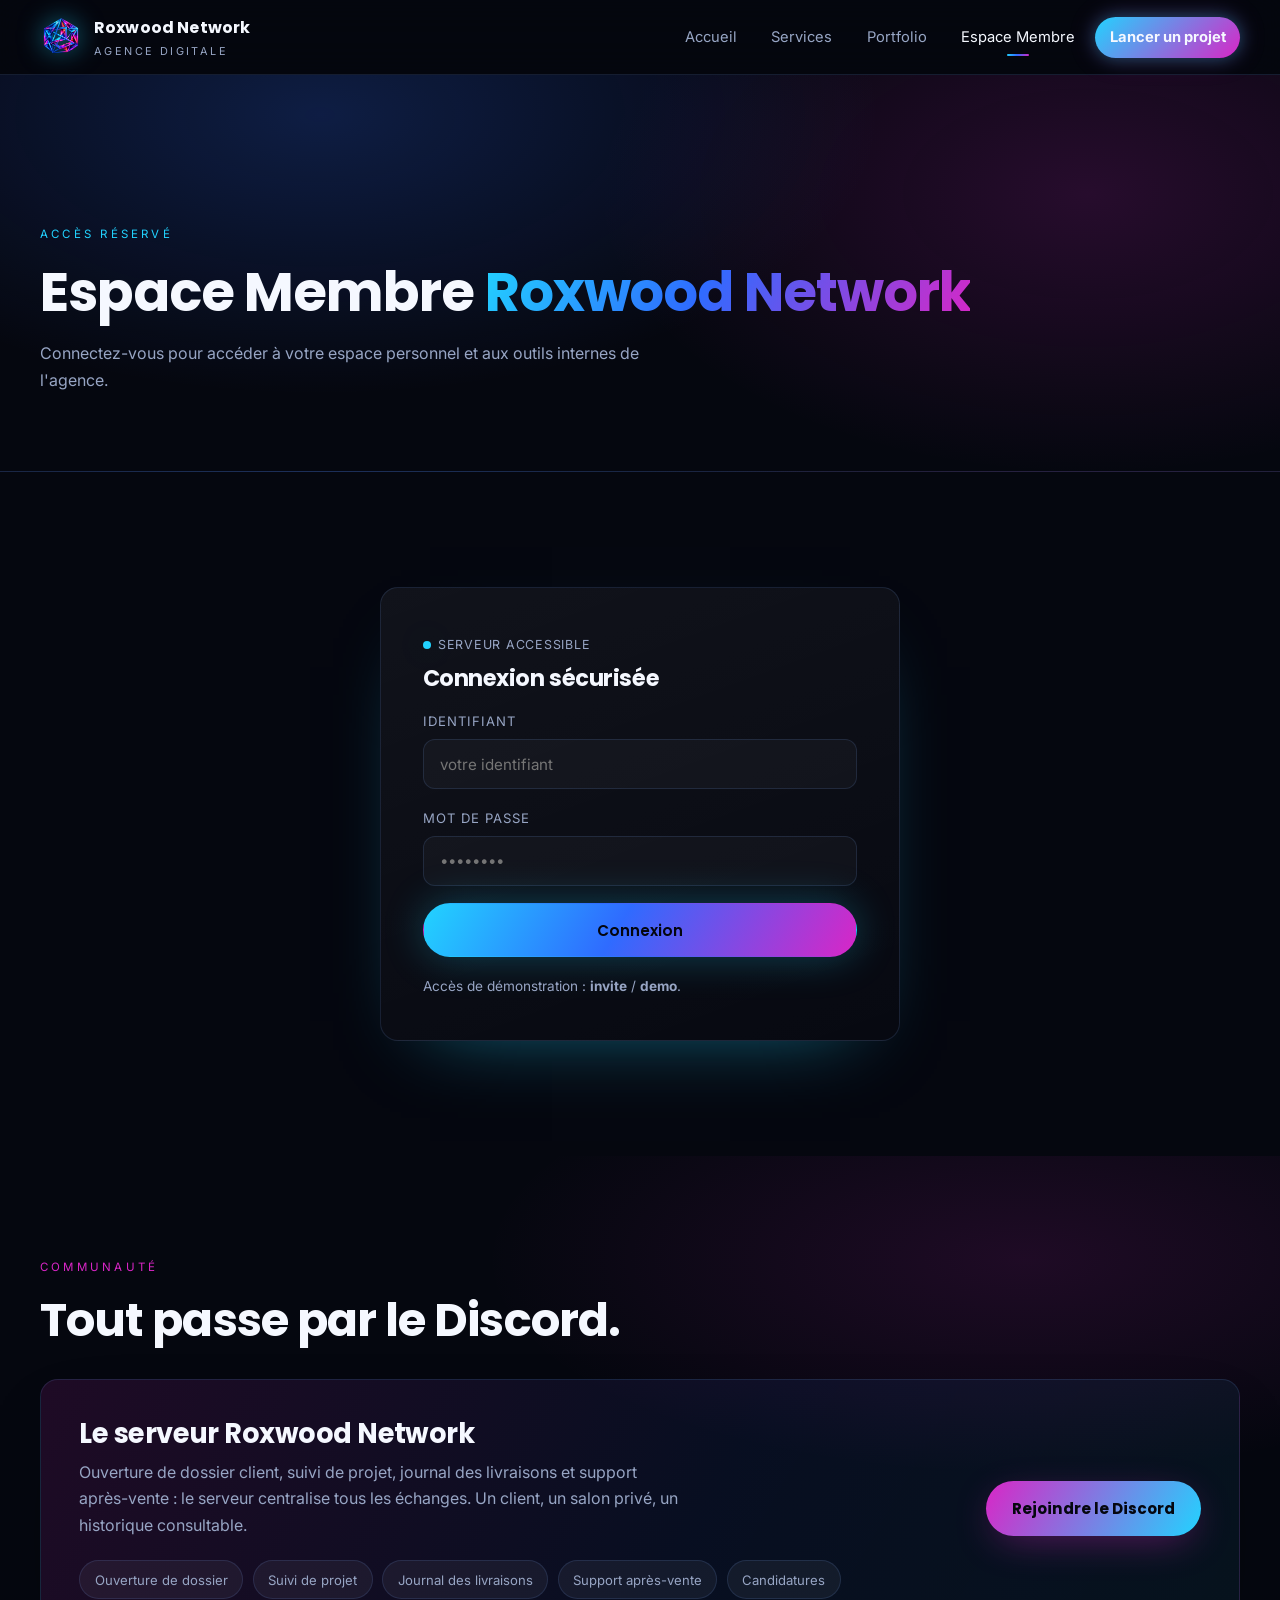
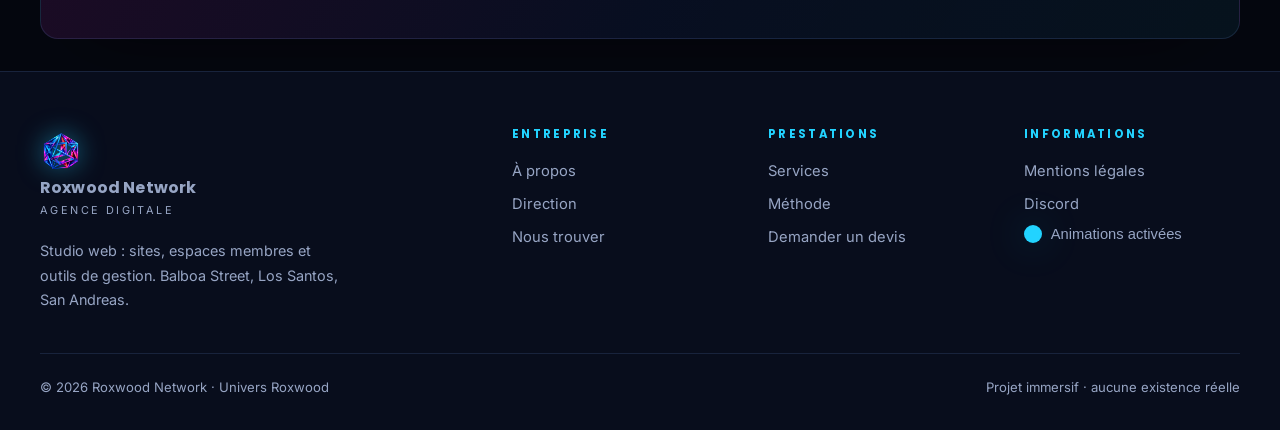
<file: public/site/membres.html>
<!DOCTYPE html>
<html lang="fr">
<head>
  <meta charset="UTF-8">
  <meta name="viewport" content="width=device-width, initial-scale=1">
  <title>Espace Membre — Roxwood Network</title>
  <meta name="description" content="Espace réservé aux membres Roxwood Network.">
  <link rel="icon" href="img/logo.png" type="image/png">
  <link rel="preconnect" href="https://fonts.googleapis.com">
  <link rel="preconnect" href="https://fonts.gstatic.com" crossorigin>
  <link href="https://fonts.googleapis.com/css2?family=Poppins:wght@500;600;700;800&family=Inter:wght@400;500;600&display=swap" rel="stylesheet">
  <link rel="stylesheet" href="css/style.css">
</head>
<body>
  <div data-header></div>

  <section class="page-hero">
    <div class="container">
      <span class="eyebrow reveal">Accès réservé</span>
      <h1 class="reveal" data-delay="60">Espace Membre <span class="text-grad">Roxwood Network</span></h1>
      <p class="section-lead reveal" data-delay="120">
        Connectez-vous pour accéder à votre espace personnel et aux outils internes de l'agence.
      </p>
    </div>
  </section>

  <section class="section">
    <div class="container" style="max-width:520px">

      <form class="panel form reveal" data-login-form autocomplete="off">
        <div>
          <span class="status"><i></i>Serveur accessible</span>
          <h2 style="font-size:1.4rem;margin-top:.6rem">Connexion sécurisée</h2>
        </div>

        <div class="field">
          <label for="identifiant">Identifiant</label>
          <input id="identifiant" name="identifiant" type="text" placeholder="votre identifiant" required>
        </div>

        <div class="field">
          <label for="motdepasse">Mot de passe</label>
          <input id="motdepasse" name="motdepasse" type="password" placeholder="••••••••" required>
        </div>

        <div class="alert alert--error"></div>
        <div class="alert alert--ok"></div>

        <button class="btn btn--primary btn--block" type="submit">Connexion</button>
        <p class="form-note">
          Accès de démonstration : <b>invite</b> / <b>demo</b>.
        </p>
      </form>

    </div>
  </section>

  <div data-footer></div>
  <script src="js/main.js"></script>
  <script src="js/auth.js"></script>
</body>
</html>
</file>
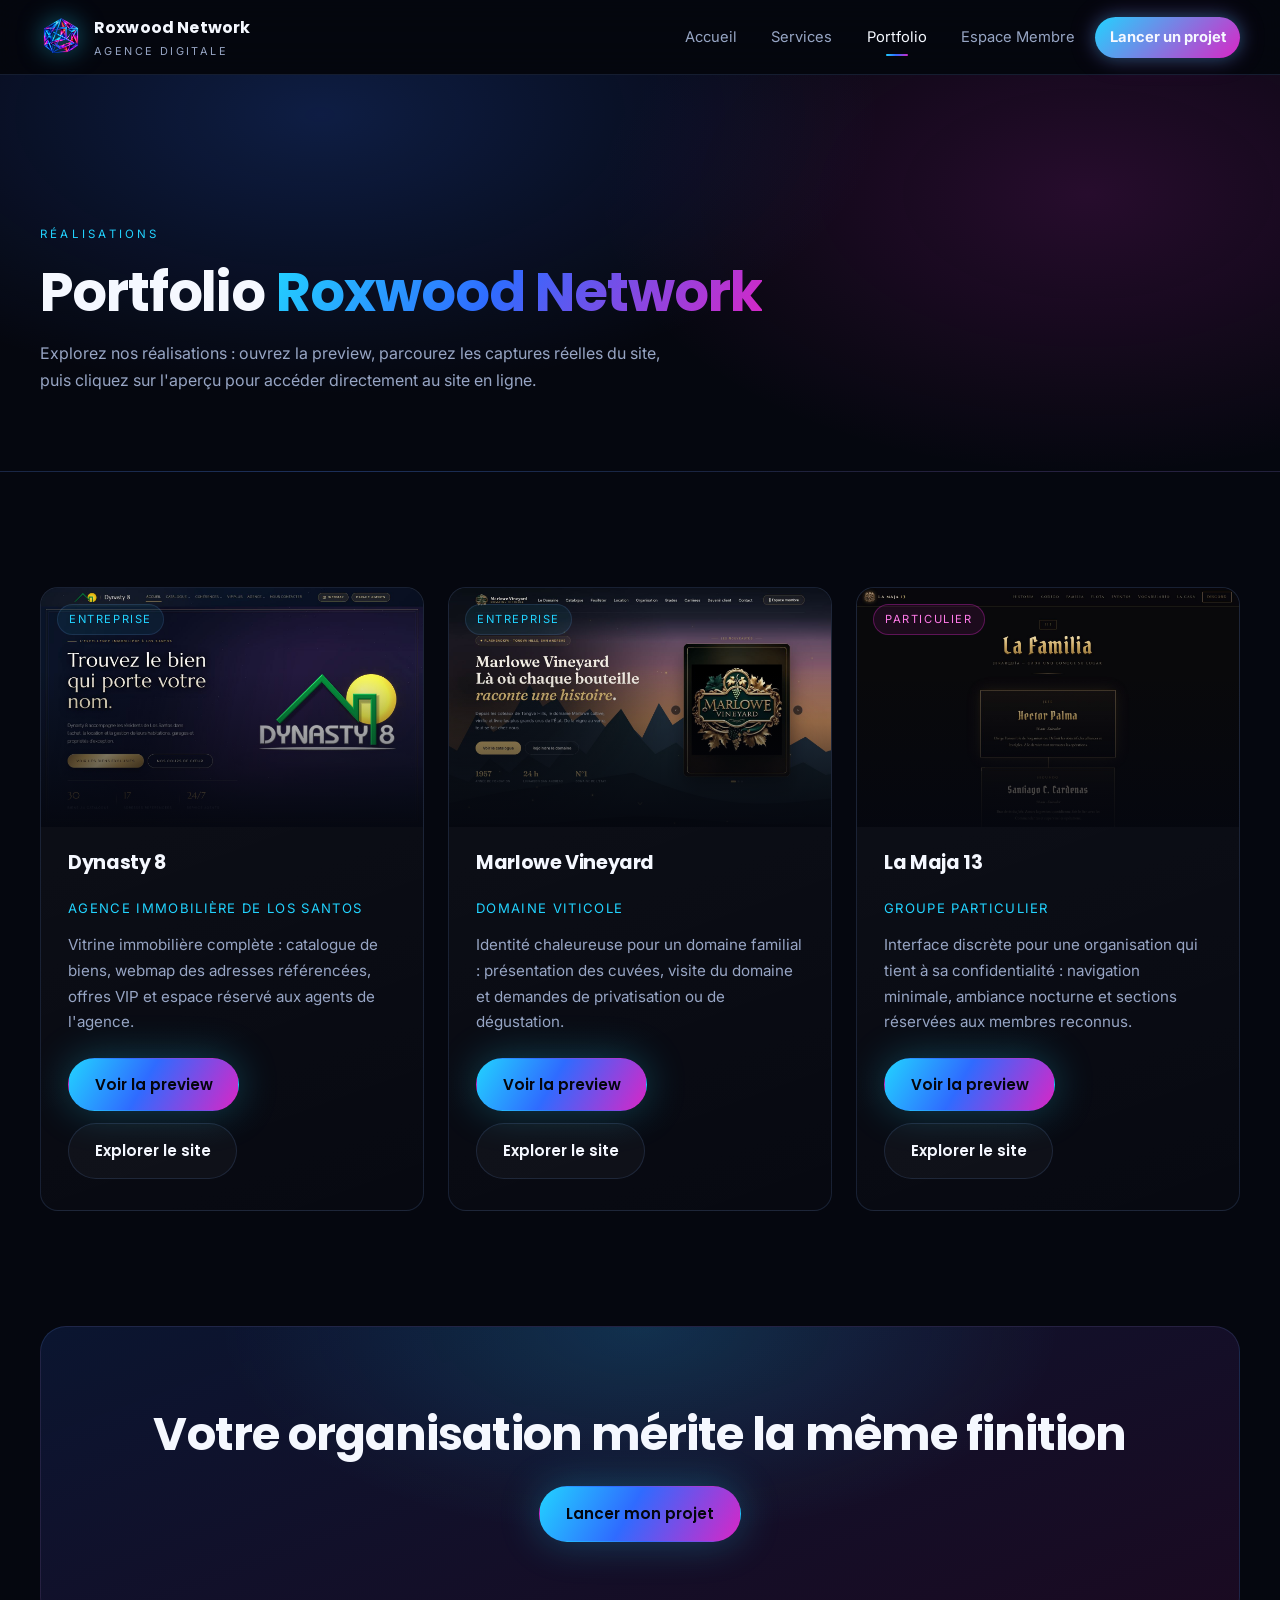
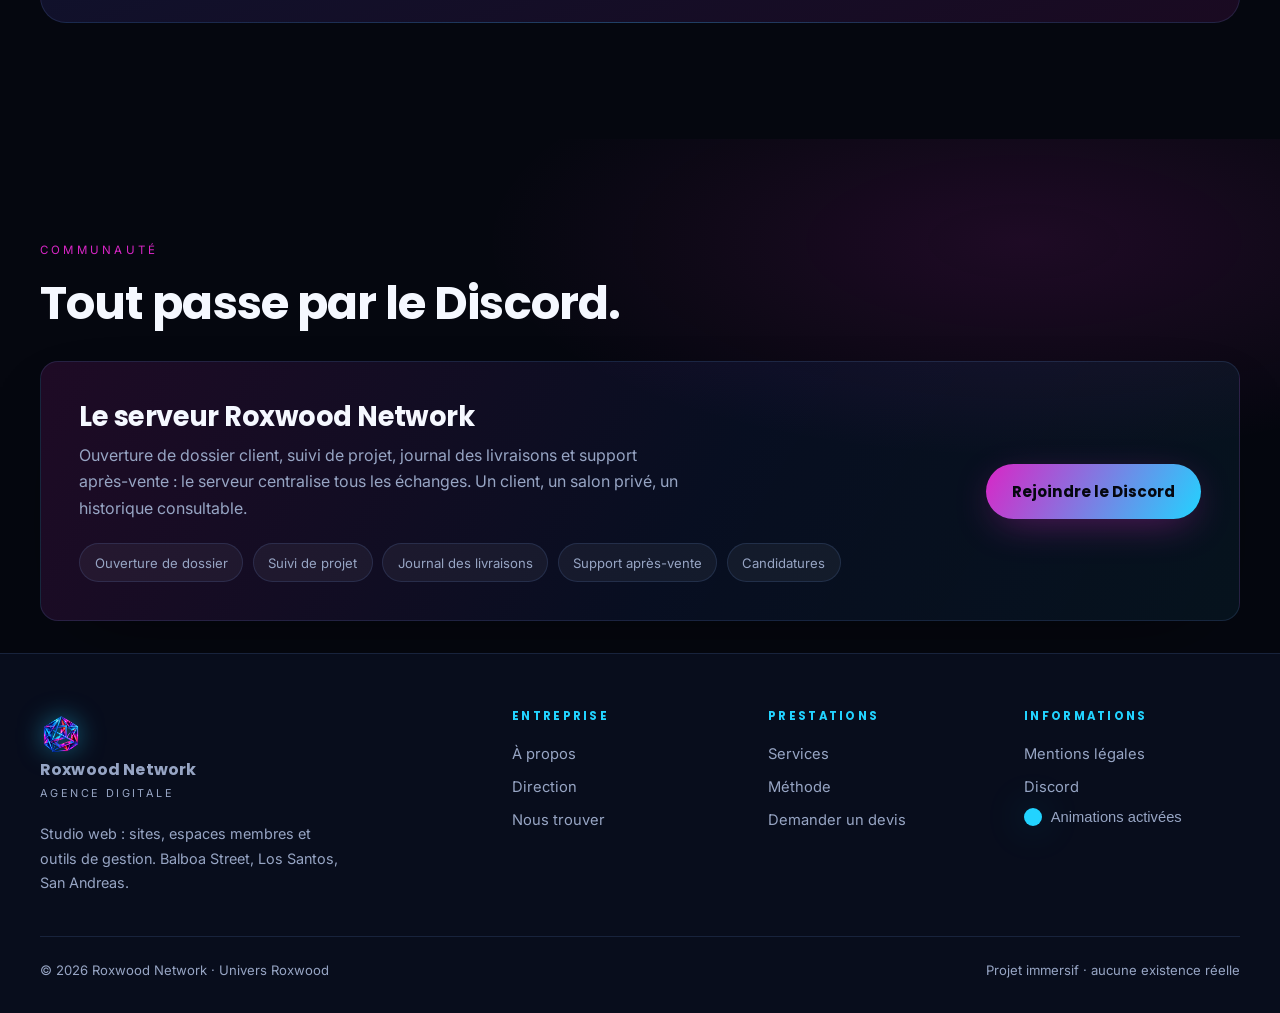
<file: public/site/portfolio.html>
<!DOCTYPE html>
<html lang="fr">
<head>
  <meta charset="UTF-8">
  <meta name="viewport" content="width=device-width, initial-scale=1">
  <title>Portfolio — Roxwood Network</title>
  <meta name="description" content="Explorez les réalisations de Roxwood Network : Dynasty 8, Marlowe Vineyard et La Maja 13, avec preview interactive.">
  <link rel="icon" href="img/logo.png" type="image/png">
  <link rel="preconnect" href="https://fonts.googleapis.com">
  <link rel="preconnect" href="https://fonts.gstatic.com" crossorigin>
  <link href="https://fonts.googleapis.com/css2?family=Poppins:wght@500;600;700;800&family=Inter:wght@400;500;600&display=swap" rel="stylesheet">
  <link rel="stylesheet" href="css/style.css">
</head>
<body>
  <div data-header></div>

  <section class="page-hero">
    <div class="container">
      <span class="eyebrow reveal">Réalisations</span>
      <h1 class="reveal" data-delay="60">Portfolio <span class="text-grad">Roxwood Network</span></h1>
      <p class="section-lead reveal" data-delay="120">
        Explorez nos réalisations : ouvrez la preview, parcourez les captures réelles du site,
        puis cliquez sur l'aperçu pour accéder directement au site en ligne.
      </p>
    </div>
  </section>

  <section class="section">
    <!-- Grille générée par js/portfolio.js -->
    <div class="container grid grid--3" data-portfolio-grid></div>
  </section>

  <section class="section" style="padding-top:0">
    <div class="container">
      <div class="cta-band reveal">
        <h2 class="section-title">Votre organisation mérite la même finition</h2>
        <a class="btn btn--primary" style="margin-top:1.6rem" href="https://discord.com/invite/dZDfarP8zT" target="_blank" rel="noopener">Lancer mon projet</a>
      </div>
    </div>
  </section>

  <div data-footer></div>
  <script src="js/portfolio.js"></script>
  <script src="js/main.js"></script>
</body>
</html>
</file>
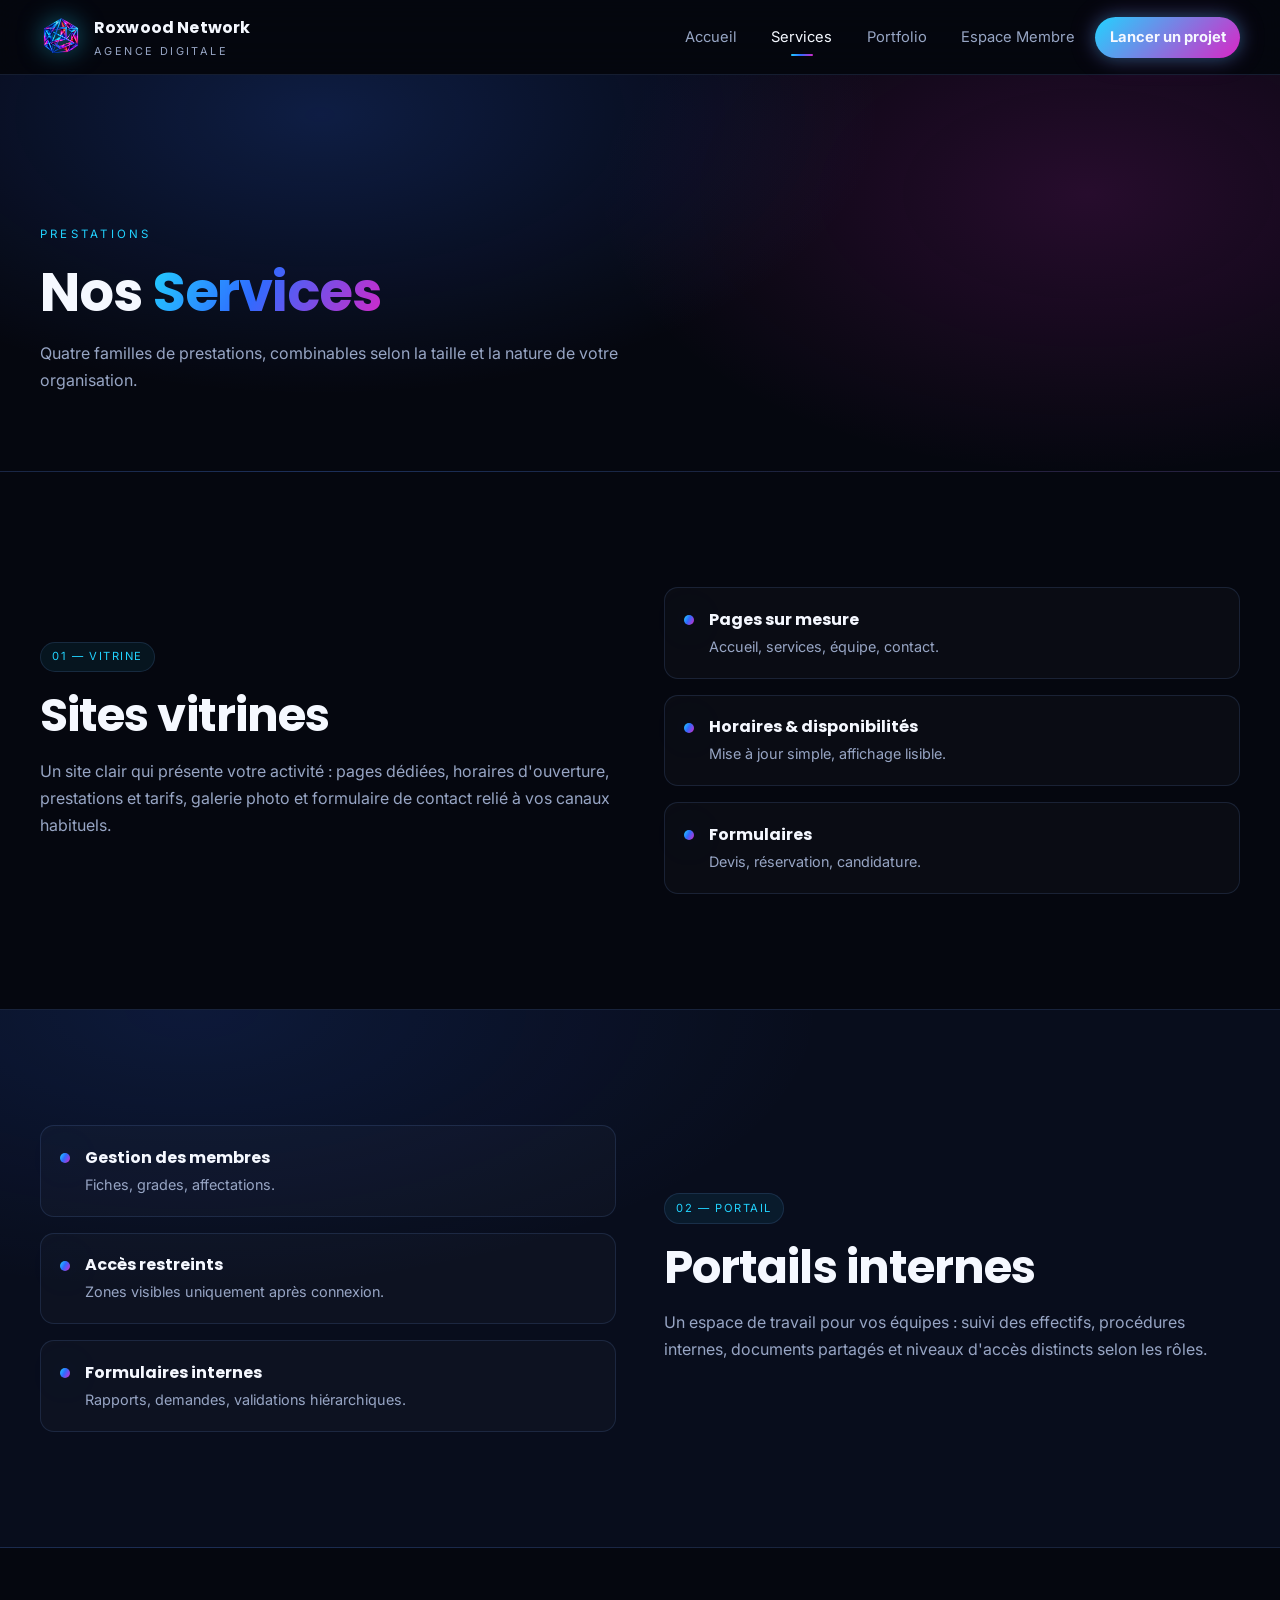
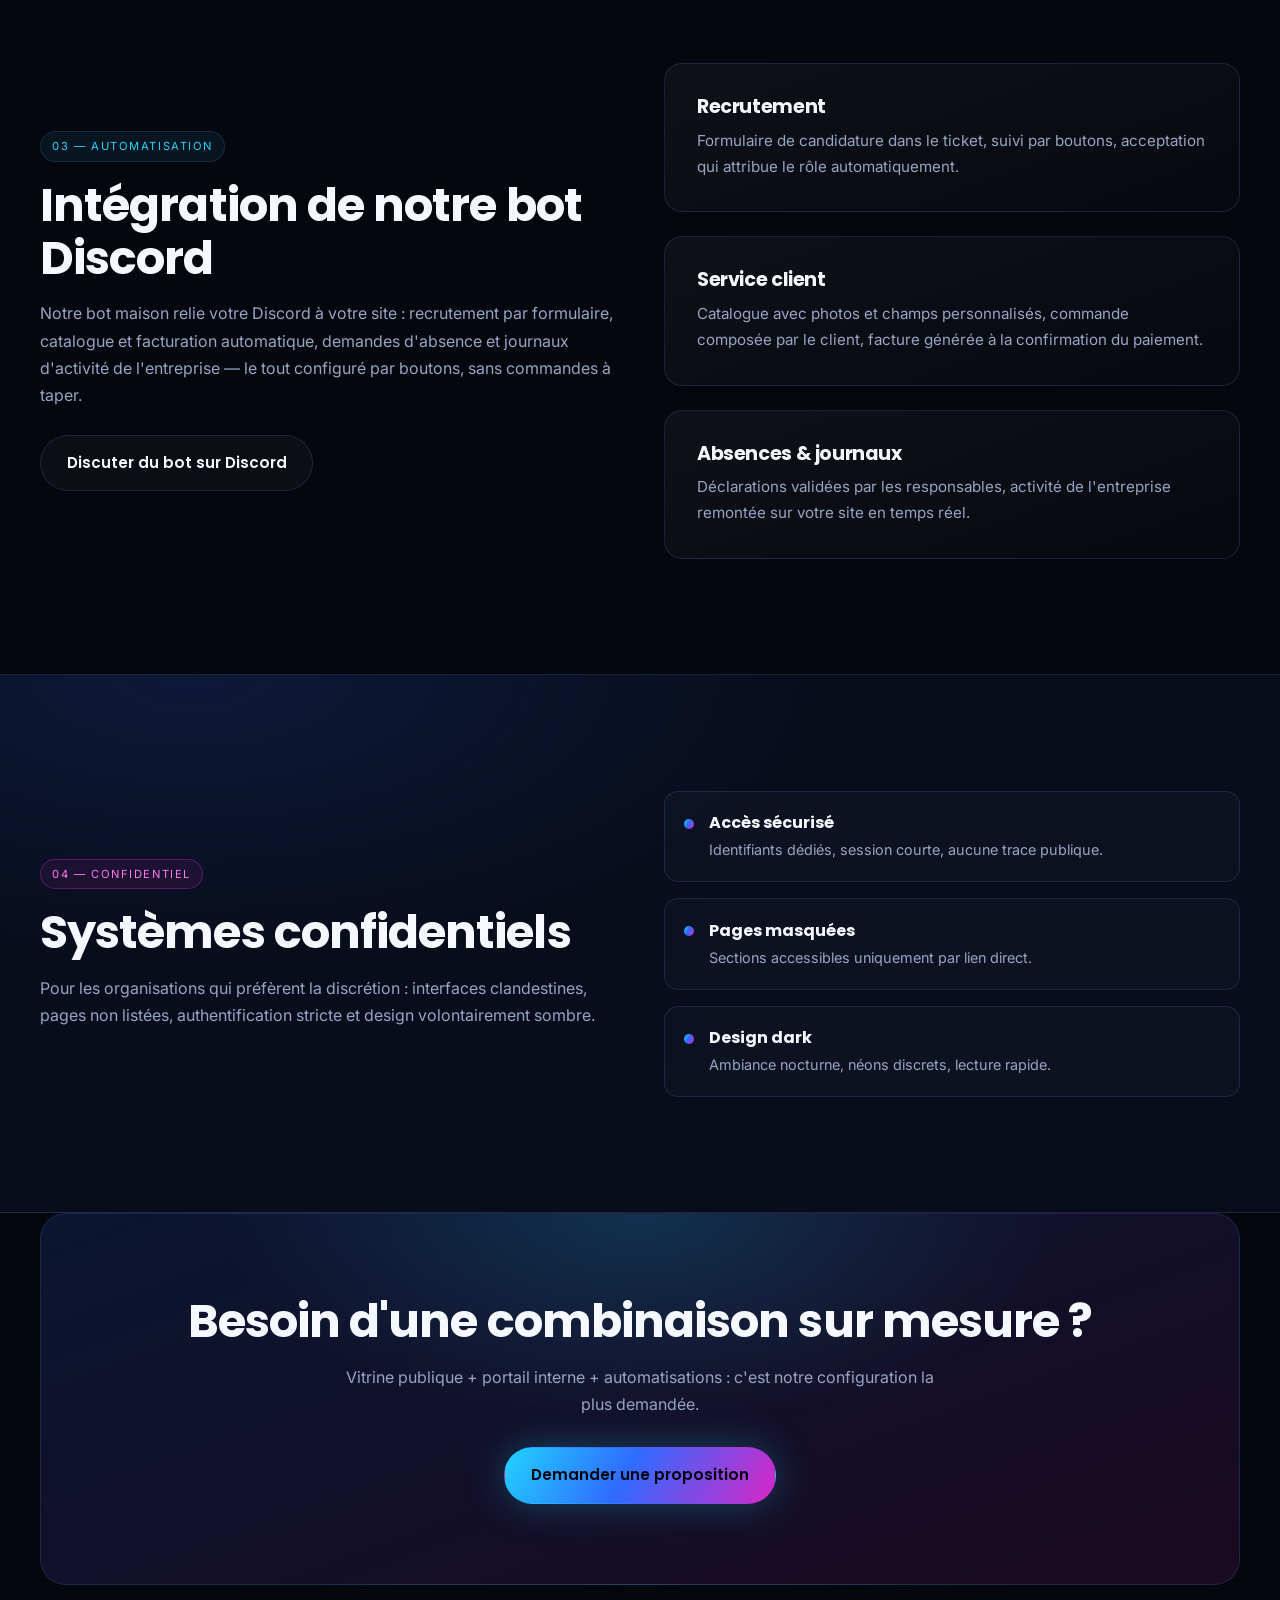
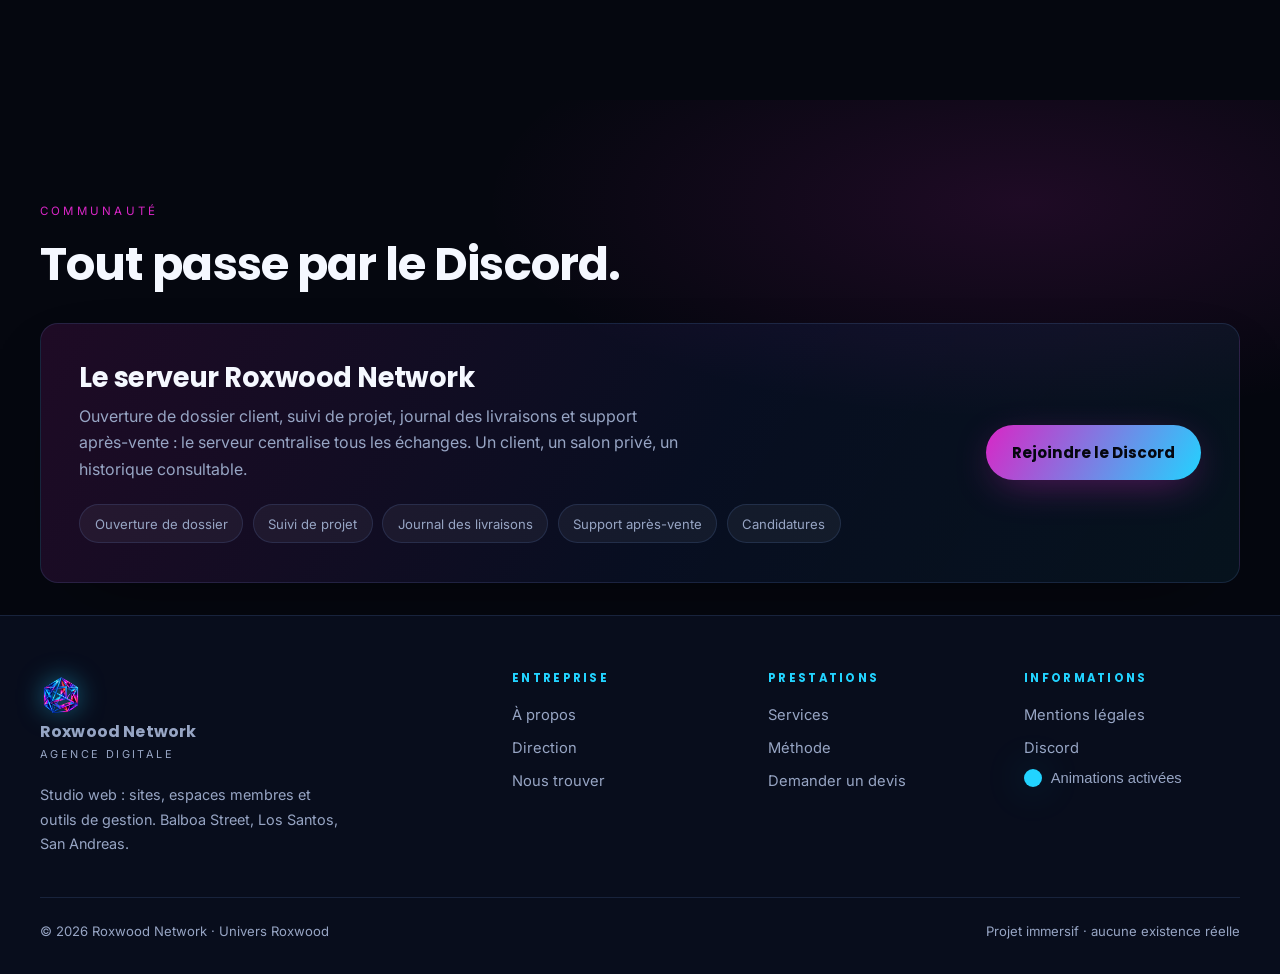
<file: public/site/services.html>
<!DOCTYPE html>
<html lang="fr">
<head>
  <meta charset="UTF-8">
  <meta name="viewport" content="width=device-width, initial-scale=1">
  <title>Nos Services — Roxwood Network</title>
  <meta name="description" content="Sites vitrines, portails internes, intégration de bots et systèmes d'accès sécurisés par Roxwood Network.">
  <link rel="icon" href="img/logo.png" type="image/png">
  <link rel="preconnect" href="https://fonts.googleapis.com">
  <link rel="preconnect" href="https://fonts.gstatic.com" crossorigin>
  <link href="https://fonts.googleapis.com/css2?family=Poppins:wght@500;600;700;800&family=Inter:wght@400;500;600&display=swap" rel="stylesheet">
  <link rel="stylesheet" href="css/style.css">
</head>
<body>
  <div data-header></div>

  <section class="page-hero">
    <div class="container">
      <span class="eyebrow reveal">Prestations</span>
      <h1 class="reveal" data-delay="60">Nos <span class="text-grad">Services</span></h1>
      <p class="section-lead reveal" data-delay="120">
        Quatre familles de prestations, combinables selon la taille et la nature de votre organisation.
      </p>
    </div>
  </section>

  <!-- ============ SITES VITRINES ============ -->
  <section class="section" id="vitrines">
    <div class="container grid grid--2" style="align-items:center;gap:3rem">
      <div class="reveal reveal--left">
        <span class="tag">01 — Vitrine</span>
        <h2 class="section-title" style="margin-top:1rem">Sites vitrines</h2>
        <p class="section-lead">
          Un site clair qui présente votre activité : pages dédiées, horaires d'ouverture, prestations et tarifs,
          galerie photo et formulaire de contact relié à vos canaux habituels.
        </p>
      </div>
      <ul class="feature-list reveal reveal--right" data-delay="100">
        <li><i class="dot"></i><div><b>Pages sur mesure</b><span>Accueil, services, équipe, contact.</span></div></li>
        <li><i class="dot"></i><div><b>Horaires &amp; disponibilités</b><span>Mise à jour simple, affichage lisible.</span></div></li>
        <li><i class="dot"></i><div><b>Formulaires</b><span>Devis, réservation, candidature.</span></div></li>
      </ul>
    </div>
  </section>

  <!-- ============ PORTAILS INTERNES ============ -->
  <section class="section section--alt" id="portails">
    <div class="container grid grid--2" style="align-items:center;gap:3rem">
      <ul class="feature-list reveal reveal--left">
        <li><i class="dot"></i><div><b>Gestion des membres</b><span>Fiches, grades, affectations.</span></div></li>
        <li><i class="dot"></i><div><b>Accès restreints</b><span>Zones visibles uniquement après connexion.</span></div></li>
        <li><i class="dot"></i><div><b>Formulaires internes</b><span>Rapports, demandes, validations hiérarchiques.</span></div></li>
      </ul>
      <div class="reveal reveal--right" data-delay="100">
        <span class="tag">02 — Portail</span>
        <h2 class="section-title" style="margin-top:1rem">Portails internes</h2>
        <p class="section-lead">
          Un espace de travail pour vos équipes : suivi des effectifs, procédures internes, documents partagés
          et niveaux d'accès distincts selon les rôles.
        </p>
      </div>
    </div>
  </section>

  <!-- ============ BOTS / API ============ -->
  <section class="section" id="bots">
    <div class="container grid grid--2" style="align-items:center;gap:3rem">
      <div class="reveal reveal--left">
        <span class="tag">03 — Automatisation</span>
        <h2 class="section-title" style="margin-top:1rem">Intégration de notre bot Discord</h2>
        <p class="section-lead">
          Notre bot maison relie votre Discord à votre site : recrutement par formulaire, catalogue et
          facturation automatique, demandes d'absence et journaux d'activité de l'entreprise —
          le tout configuré par boutons, sans commandes à taper.
        </p>
        <a class="btn btn--ghost" style="margin-top:1.6rem" href="https://discord.com/invite/dZDfarP8zT" target="_blank" rel="noopener">Discuter du bot sur Discord</a>
      </div>
      <div class="grid reveal reveal--right" data-delay="100">
        <article class="card"><h3>Recrutement</h3><p>Formulaire de candidature dans le ticket, suivi par boutons, acceptation qui attribue le rôle automatiquement.</p></article>
        <article class="card"><h3>Service client</h3><p>Catalogue avec photos et champs personnalisés, commande composée par le client, facture générée à la confirmation du paiement.</p></article>
        <article class="card card--magenta"><h3>Absences &amp; journaux</h3><p>Déclarations validées par les responsables, activité de l'entreprise remontée sur votre site en temps réel.</p></article>
      </div>
    </div>
  </section>

  <!-- ============ SYSTÈMES SÉCURISÉS ============ -->
  <section class="section section--alt" id="clandestin">
    <div class="container grid grid--2" style="align-items:center;gap:3rem">
      <div class="reveal reveal--left">
        <span class="tag tag--magenta">04 — Confidentiel</span>
        <h2 class="section-title" style="margin-top:1rem">Systèmes confidentiels</h2>
        <p class="section-lead">
          Pour les organisations qui préfèrent la discrétion : interfaces clandestines, pages non listées,
          authentification stricte et design volontairement sombre.
        </p>
      </div>
      <ul class="feature-list reveal reveal--right" data-delay="100">
        <li><i class="dot"></i><div><b>Accès sécurisé</b><span>Identifiants dédiés, session courte, aucune trace publique.</span></div></li>
        <li><i class="dot"></i><div><b>Pages masquées</b><span>Sections accessibles uniquement par lien direct.</span></div></li>
        <li><i class="dot"></i><div><b>Design dark</b><span>Ambiance nocturne, néons discrets, lecture rapide.</span></div></li>
      </ul>
    </div>
  </section>

  <section class="section" style="padding-top:0">
    <div class="container">
      <div class="cta-band reveal">
        <h2 class="section-title">Besoin d'une combinaison sur mesure ?</h2>
        <p class="section-lead" style="margin-inline:auto">Vitrine publique + portail interne + automatisations : c'est notre configuration la plus demandée.</p>
        <a class="btn btn--primary" style="margin-top:1.8rem" href="https://discord.com/invite/dZDfarP8zT" target="_blank" rel="noopener">Demander une proposition</a>
      </div>
    </div>
  </section>

  <div data-footer></div>
  <script src="js/main.js"></script>
</body>
</html>
</file>
<file: css/style.css>
/* ==========================================================================
   Roxwood Network — Feuille de style principale
   Palette issue du logo : bleu nuit, cyan électrique, magenta, blanc, gris.
   ========================================================================== */

/* ---------- 1. Variables de design ---------- */
:root {
  --navy-900: #05070f;
  --navy-800: #080d1c;
  --navy-700: #0c1428;
  --navy-600: #121d38;
  --line: rgba(120, 170, 255, 0.14);

  --cyan: #22d3ff;
  --blue: #2f6bff;
  --magenta: #d926c6;
  --white: #f5f8ff;
  --grey: #97a5c4;

  --grad-brand: linear-gradient(120deg, var(--cyan), var(--blue) 45%, var(--magenta));
  --glow-cyan: 0 0 40px rgba(34, 211, 255, 0.28);
  --glow-magenta: 0 0 40px rgba(217, 38, 198, 0.22);

  --radius: 18px;
  --maxw: 1200px;
  --ease: cubic-bezier(0.22, 1, 0.36, 1);
}

/* ---------- 2. Base ---------- */
* { margin: 0; padding: 0; box-sizing: border-box; }

html {
  scroll-behavior: smooth;
  background: var(--navy-900);
}

body {
  position: relative;
  min-height: 100%;
  background: transparent;
  color: var(--white);
  font-family: "Inter", system-ui, sans-serif;
  font-size: 16px;
  line-height: 1.7;
  overflow-x: hidden;
  -webkit-font-smoothing: antialiased;
}

/* Décor en couches injecté par js/scene.js, enrichi par le ciel spatial. */
.space-background {
  position: fixed;
  inset: 0;
  z-index: -2;
  width: 100%;
  height: 100%;
  display: block;
  pointer-events: none;
}

.space-background__glow {
  position: fixed;
  inset: 0;
  z-index: -1;
  pointer-events: none;
  background:
    radial-gradient(900px 620px at 48% 30%, rgba(34, 211, 255, 0.1), transparent 72%),
    radial-gradient(760px 560px at 72% 76%, rgba(217, 38, 198, 0.08), transparent 72%),
    linear-gradient(180deg, rgba(5, 7, 15, 0.12), rgba(5, 7, 15, 0.46));
}




h1, h2, h3, h4, .font-display {
  font-family: "Poppins", "Inter", sans-serif;
  font-weight: 700;
  line-height: 1.15;
  letter-spacing: -0.02em;
}

a { color: inherit; text-decoration: none; }
img { max-width: 100%; display: block; }

.container { width: min(100% - 2.5rem, var(--maxw)); margin-inline: auto; }

.section { padding: clamp(4rem, 9vw, 7.5rem) 0; position: relative; }

.section--alt {
  background:
    radial-gradient(900px 400px at 15% 0%, rgba(47, 107, 255, 0.1), transparent 70%);
  border-block: 1px solid var(--line);
}

.eyebrow {
  display: inline-block;
  font-size: 0.72rem;
  letter-spacing: 0.28em;
  text-transform: uppercase;
  color: var(--cyan);
  margin-bottom: 1rem;
}

.section-title { font-size: clamp(1.9rem, 4vw, 2.9rem); }

.section-lead {
  color: var(--grey);
  max-width: 62ch;
  margin-top: 1rem;
}

.text-grad {
  background: var(--grad-brand);
  -webkit-background-clip: text;
  background-clip: text;
  color: transparent;
}

/* ---------- 3. Boutons ---------- */
.btn {
  --btn-bg: transparent;
  display: inline-flex;
  align-items: center;
  gap: 0.6rem;
  padding: 0.9rem 1.6rem;
  border-radius: 999px;
  border: 1px solid var(--line);
  background: var(--btn-bg);
  font-weight: 600;
  font-size: 0.95rem;
  font-family: "Poppins", sans-serif;
  cursor: pointer;
  transition: transform 0.35s var(--ease), box-shadow 0.35s var(--ease),
    border-color 0.35s var(--ease), background 0.35s var(--ease);
}

.btn:hover { transform: translateY(-3px); }

.btn--primary {
  background: var(--grad-brand);
  border-color: transparent;
  color: #04060e;
  box-shadow: var(--glow-cyan);
}
.btn--primary:hover { box-shadow: 0 0 60px rgba(34, 211, 255, 0.45); }

.btn--ghost { color: var(--white); background: rgba(255, 255, 255, 0.03); }
.btn--ghost:hover { border-color: var(--cyan); box-shadow: var(--glow-cyan); }

.btn--block { width: 100%; justify-content: center; }

/* ---------- 4. Header / Navigation ---------- */
.site-header {
  position: sticky;
  top: 0;
  z-index: 60;
  backdrop-filter: blur(18px);
  background: rgba(5, 7, 15, 0.72);
  border-bottom: 1px solid var(--line);
  transition: background 0.3s ease;
}

.nav {
  display: grid;
  grid-template-columns: minmax(0, 1fr) auto;
  align-items: center;
  gap: 1rem;
  padding: 0.9rem 0;
}

.brand { display: flex; align-items: center; gap: 0.75rem; min-width: 0; }
.brand img { width: 42px; height: 42px; object-fit: contain; filter: drop-shadow(0 0 12px rgba(34, 211, 255, 0.5)); flex-shrink: 0; }
.brand-name { font-family: "Poppins", sans-serif; font-weight: 700; font-size: 1rem; letter-spacing: 0.01em; }
.brand-sub { display: block; font-size: 0.68rem; letter-spacing: 0.22em; text-transform: uppercase; color: var(--grey); }

.nav-links { display: flex; align-items: center; gap: 0.35rem; }

.nav-links a {
  position: relative;
  padding: 0.5rem 0.9rem;
  border-radius: 999px;
  font-size: 0.92rem;
  color: var(--grey);
  transition: color 0.3s ease, background 0.3s ease;
}
.nav-links a:hover { color: var(--white); background: rgba(255, 255, 255, 0.05); }
.nav-links a.is-active { color: var(--white); }
.nav-links a.is-active::after {
  content: "";
  position: absolute;
  left: 50%; bottom: 2px;
  width: 22px; height: 2px;
  transform: translateX(-50%);
  background: var(--grad-brand);
  border-radius: 2px;
}

.nav-cta {
  background: linear-gradient(135deg, var(--cyan) 0%, var(--magenta) 100%);
  color: var(--white) !important;
  font-weight: 700;
  box-shadow: 0 0 18px rgba(34, 211, 255, 0.35), 0 0 28px rgba(217, 38, 198, 0.22);
  animation: ctaPulse 2.4s ease-in-out infinite;
}
.nav-cta:hover {
  transform: translateY(-2px) scale(1.03);
  box-shadow: 0 0 26px rgba(34, 211, 255, 0.55), 0 0 42px rgba(217, 38, 198, 0.35);
}
@keyframes ctaPulse {
  0%, 100% { box-shadow: 0 0 18px rgba(34, 211, 255, 0.35), 0 0 28px rgba(217, 38, 198, 0.22); }
  50% { box-shadow: 0 0 28px rgba(34, 211, 255, 0.55), 0 0 46px rgba(217, 38, 198, 0.38); }
}

.nav-toggle {
  display: none;
  width: 44px; height: 44px;
  border-radius: 12px;
  border: 1px solid var(--line);
  background: rgba(255, 255, 255, 0.04);
  color: var(--white);
  cursor: pointer;
  font-size: 1.1rem;
}

@media (max-width: 900px) {
  .nav-toggle { display: grid; place-items: center; }
  .nav-links {
    position: absolute;
    inset: 100% 0 auto 0;
    flex-direction: column;
    align-items: stretch;
    gap: 0.2rem;
    padding: 1rem 1.25rem 1.5rem;
    background: rgba(5, 7, 15, 0.97);
    border-bottom: 1px solid var(--line);
    transform: translateY(-12px);
    opacity: 0;
    pointer-events: none;
    transition: opacity 0.3s ease, transform 0.3s var(--ease);
  }
  .nav-links.is-open { opacity: 1; transform: none; pointer-events: auto; }
  .nav-links a { padding: 0.85rem 1rem; }
}

/* ---------- 5. Hero ---------- */
.hero {
  position: relative;
  min-height: 92vh;
  display: grid;
  align-items: center;
  overflow: hidden;
  isolation: isolate;
}

.hero__bg {
  position: absolute;
  inset: -12% 0 -12% 0;
  background: none;
  z-index: -2;
  will-change: transform;
}

.hero__veil {
  position: absolute;
  inset: 0;
  z-index: -1;
  background:
    radial-gradient(900px 520px at 20% 40%, rgba(34, 211, 255, 0.16), transparent 65%),
    radial-gradient(800px 480px at 85% 70%, rgba(217, 38, 198, 0.14), transparent 65%),
    linear-gradient(180deg, rgba(5, 7, 15, 0.25), rgba(5, 7, 15, 0.45));
}

.hero__inner { padding: 8rem 0 6rem; max-width: 780px; position: relative; z-index: 2; }
.hero h1 { font-size: clamp(2.3rem, 6vw, 4.2rem); }
.hero p.hero__sub { color: #c6d3ee; font-size: clamp(1rem, 2vw, 1.2rem); margin-top: 1.25rem; max-width: 60ch; }
.hero__actions { display: flex; flex-wrap: wrap; gap: 1rem; margin-top: 2.25rem; }

.hero__stats {
  display: grid;
  grid-template-columns: repeat(auto-fit, minmax(140px, 1fr));
  gap: 1rem;
  margin-top: 3.5rem;
  max-width: 620px;
}
.hero__stats div { border-left: 2px solid rgba(34, 211, 255, 0.45); padding-left: 0.9rem; }
.hero__stats strong { display: block; font-family: "Poppins", sans-serif; font-size: 1.6rem; }
.hero__stats span { font-size: 0.8rem; color: var(--grey); letter-spacing: 0.08em; text-transform: uppercase; }

/* Scène 3D du hero */
.hero__3d {
  position: absolute;
  top: 50%;
  right: 2%;
  transform: translateY(-50%);
  width: min(46vw, 620px);
  height: min(46vw, 620px);
  z-index: 1;
  opacity: 0;
  transition: opacity 1.2s ease;
  pointer-events: auto;
  cursor: grab;
  touch-action: pan-y;
  filter: drop-shadow(0 0 60px rgba(34, 211, 255, 0.25));
}
.hero__3d.is-ready { opacity: 1; }
.hero__3d canvas { width: 100%; height: 100%; display: block; }

@media (max-width: 900px) {
  .hero__3d {
    width: 78vw;
    height: 78vw;
    right: -12%;
    top: 22%;
    opacity: 0;
  }
  .hero__3d.is-ready { opacity: 0.45; }
}

/* Bandeau de titre pour les pages internes */
.page-hero {
  padding: clamp(6rem, 12vw, 9rem) 0 clamp(3rem, 6vw, 5rem);
  background:
    radial-gradient(800px 400px at 25% 10%, rgba(47, 107, 255, 0.22), transparent 70%),
    radial-gradient(700px 400px at 85% 30%, rgba(217, 38, 198, 0.16), transparent 70%),
    transparent;
  border-bottom: 1px solid var(--line);
}
.page-hero h1 { font-size: clamp(2.1rem, 5vw, 3.4rem); }

/* ---------- 6. Cartes & grilles ---------- */
.grid { display: grid; gap: 1.5rem; }
.grid--3 { grid-template-columns: repeat(auto-fit, minmax(280px, 1fr)); }
.grid--2 { grid-template-columns: repeat(auto-fit, minmax(320px, 1fr)); }
.grid--4 { grid-template-columns: repeat(auto-fit, minmax(230px, 1fr)); }

.card {
  position: relative;
  padding: 2rem;
  border-radius: var(--radius);
  border: 1px solid var(--line);
  background: linear-gradient(160deg, rgba(255, 255, 255, 0.045), rgba(255, 255, 255, 0.01));
  overflow: hidden;
  transition: transform 0.45s var(--ease), border-color 0.45s ease, box-shadow 0.45s ease;
}
.card::before {
  content: "";
  position: absolute;
  inset: 0;
  background: var(--grad-brand);
  opacity: 0;
  pointer-events: none; /* l'overlay ne doit jamais bloquer les clics des boutons */
  transition: opacity 0.45s ease;
  mask: linear-gradient(180deg, #000, transparent 55%);
  mix-blend-mode: overlay;
}
.card:hover { transform: translateY(-8px); border-color: rgba(34, 211, 255, 0.4); box-shadow: var(--glow-cyan); }
.card:hover::before { opacity: 0.16; }

.card h3 { font-size: 1.2rem; margin-bottom: 0.6rem; }
.card p { color: var(--grey); font-size: 0.95rem; }

.card__icon {
  width: 52px; height: 52px;
  display: grid; place-items: center;
  border-radius: 14px;
  margin-bottom: 1.2rem;
  background: rgba(34, 211, 255, 0.1);
  border: 1px solid rgba(34, 211, 255, 0.3);
  font-size: 1.4rem;
}

.card--magenta .card__icon { background: rgba(217, 38, 198, 0.12); border-color: rgba(217, 38, 198, 0.35); }
.card--magenta:hover { border-color: rgba(217, 38, 198, 0.45); box-shadow: var(--glow-magenta); }

.tag {
  display: inline-block;
  font-size: 0.7rem;
  letter-spacing: 0.14em;
  text-transform: uppercase;
  padding: 0.3rem 0.7rem;
  border-radius: 999px;
  border: 1px solid var(--line);
  color: var(--cyan);
  background: rgba(34, 211, 255, 0.07);
}
.tag--magenta { color: #ff7ae8; border-color: rgba(217, 38, 198, 0.35); background: rgba(217, 38, 198, 0.09); }

/* Liste d'atouts */
.feature-list { list-style: none; display: grid; gap: 1rem; }
.feature-list li {
  display: flex; gap: 0.9rem; align-items: flex-start;
  padding: 1.1rem 1.2rem;
  border-radius: 14px;
  border: 1px solid var(--line);
  background: rgba(255, 255, 255, 0.025);
  transition: border-color 0.35s ease, transform 0.35s var(--ease);
}
.feature-list li:hover { border-color: rgba(34, 211, 255, 0.4); transform: translateX(6px); }
.feature-list b { font-family: "Poppins", sans-serif; display: block; }
.feature-list span { color: var(--grey); font-size: 0.9rem; }
.feature-list .dot {
  width: 10px; height: 10px; border-radius: 50%;
  margin-top: 0.6rem; flex-shrink: 0;
  background: var(--grad-brand);
  box-shadow: var(--glow-cyan);
}

/* ---------- 7. Portfolio ---------- */
.project { padding: 0; display: flex; flex-direction: column; }
.project__media { position: relative; aspect-ratio: 16 / 10; overflow: hidden; }
.project__media img { width: 100%; height: 100%; object-fit: cover; transition: transform 0.7s var(--ease), filter 0.7s ease; }
.project:hover .project__media img { transform: scale(1.08); filter: saturate(1.2); }
.project__media::after {
  content: "";
  position: absolute; inset: 0;
  pointer-events: none;
  background: linear-gradient(180deg, transparent 35%, rgba(5, 7, 15, 0.92));
}
.project__badge { position: absolute; top: 1rem; left: 1rem; z-index: 2; }
.project__body { padding: 1.6rem 1.7rem 1.9rem; display: flex; flex-direction: column; gap: 0.8rem; flex: 1; }
.project__actions { display: flex; flex-wrap: wrap; gap: 0.7rem; margin-top: auto; padding-top: 0.6rem; }

/* Slider de preview */
.slider { position: relative; border-radius: var(--radius); overflow: hidden; border: 1px solid var(--line); }
.slider__track { display: flex; transition: transform 0.7s var(--ease); }
.slider__track img { min-width: 100%; aspect-ratio: 16 / 9; object-fit: cover; }
.slider__nav {
  position: absolute; top: 50%; transform: translateY(-50%);
  width: 44px; height: 44px; border-radius: 50%;
  display: grid; place-items: center;
  background: rgba(5, 7, 15, 0.7); color: var(--white);
  border: 1px solid var(--line); cursor: pointer;
  transition: background 0.3s ease, box-shadow 0.3s ease;
}
.slider__nav:hover { background: rgba(34, 211, 255, 0.25); box-shadow: var(--glow-cyan); }
.slider__nav--prev { left: 1rem; }
.slider__nav--next { right: 1rem; }
.slider__dots { position: absolute; bottom: 1rem; left: 50%; transform: translateX(-50%); display: flex; gap: 0.5rem; }
.slider__dots button { width: 9px; height: 9px; border-radius: 50%; border: 0; cursor: pointer; background: rgba(255, 255, 255, 0.35); }
.slider__dots button.is-active { background: var(--cyan); box-shadow: var(--glow-cyan); width: 26px; border-radius: 999px; }

/* ---------- 8. Formulaires ---------- */
.form { display: grid; gap: 1.1rem; }
.field { display: grid; gap: 0.45rem; }
.field label { font-size: 0.82rem; letter-spacing: 0.08em; text-transform: uppercase; color: var(--grey); }
.field input, .field select, .field textarea {
  width: 100%;
  padding: 0.9rem 1rem;
  border-radius: 12px;
  border: 1px solid var(--line);
  background: rgba(255, 255, 255, 0.03);
  color: var(--white);
  font-family: inherit;
  font-size: 0.95rem;
  transition: border-color 0.3s ease, box-shadow 0.3s ease;
}
.field textarea { min-height: 140px; resize: vertical; }
.field input:focus, .field select:focus, .field textarea:focus {
  outline: none;
  border-color: rgba(34, 211, 255, 0.55);
  box-shadow: 0 0 0 3px rgba(34, 211, 255, 0.12);
}
.field select option { background: var(--navy-700); }

.panel {
  padding: clamp(1.6rem, 4vw, 2.6rem);
  border-radius: var(--radius);
  border: 1px solid var(--line);
  background: linear-gradient(160deg, rgba(255, 255, 255, 0.05), rgba(255, 255, 255, 0.012));
  box-shadow: 0 30px 80px -50px rgba(34, 211, 255, 0.6);
}

.form-note { font-size: 0.85rem; color: var(--grey); }

.alert {
  display: none;
  padding: 0.9rem 1.1rem;
  border-radius: 12px;
  font-size: 0.9rem;
  border: 1px solid transparent;
}
.alert.is-visible { display: block; animation: fadeUp 0.4s var(--ease); }
.alert--ok { border-color: rgba(34, 211, 255, 0.4); background: rgba(34, 211, 255, 0.08); color: #b9f2ff; }
.alert--error { border-color: rgba(217, 38, 198, 0.45); background: rgba(217, 38, 198, 0.1); color: #ffb9f3; }

/* ---------- 9. Dashboard ---------- */
.dash-grid { display: grid; grid-template-columns: 260px minmax(0, 1fr); gap: 1.5rem; align-items: start; }
@media (max-width: 900px) { .dash-grid { grid-template-columns: 1fr; } }

.dash-side { padding: 1.4rem; border-radius: var(--radius); border: 1px solid var(--line); background: rgba(255, 255, 255, 0.03); }
.dash-side nav { display: grid; gap: 0.3rem; margin-top: 1rem; }
.dash-side nav a { padding: 0.6rem 0.8rem; border-radius: 10px; color: var(--grey); font-size: 0.92rem; }
.dash-side nav a:hover, .dash-side nav a.is-active { background: rgba(34, 211, 255, 0.1); color: var(--white); }

.status {
  display: inline-flex; align-items: center; gap: 0.45rem;
  font-size: 0.78rem; letter-spacing: 0.06em; text-transform: uppercase; color: var(--grey);
}
.status i { width: 8px; height: 8px; border-radius: 50%; background: var(--cyan); box-shadow: var(--glow-cyan); }
.status--warn i { background: #ffb547; box-shadow: 0 0 20px rgba(255, 181, 71, 0.6); }
.status--off i { background: #6b7896; box-shadow: none; }

.table-wrap { overflow-x: auto; border-radius: var(--radius); border: 1px solid var(--line); }
table { width: 100%; border-collapse: collapse; min-width: 640px; }
th, td { text-align: left; padding: 0.95rem 1.1rem; border-bottom: 1px solid var(--line); font-size: 0.92rem; }
th { font-family: "Poppins", sans-serif; font-size: 0.75rem; letter-spacing: 0.14em; text-transform: uppercase; color: var(--grey); }
tbody tr { transition: background 0.3s ease; }
tbody tr:hover { background: rgba(34, 211, 255, 0.05); }

.kpi { display: grid; gap: 0.3rem; }
.kpi strong { font-family: "Poppins", sans-serif; font-size: 1.8rem; }
.kpi span { color: var(--grey); font-size: 0.85rem; }

/* ---------- 10. CTA, Communauté & Footer ---------- */
.cta-band {
  text-align: center;
  padding: clamp(3rem, 7vw, 5rem) clamp(1.2rem, 4vw, 3rem);
  border-radius: 26px;
  border: 1px solid var(--line);
  background:
    radial-gradient(600px 300px at 50% 0%, rgba(34, 211, 255, 0.16), transparent 70%),
    linear-gradient(160deg, rgba(47, 107, 255, 0.14), rgba(217, 38, 198, 0.1));
}

.community-section {
  padding: clamp(4rem, 9vw, 6rem) 0 2rem;
  background:
    radial-gradient(900px 360px at 80% 20%, rgba(217, 38, 198, 0.12), transparent 60%);
}
.eyebrow--magenta { color: var(--magenta); }

.community-card {
  display: grid;
  grid-template-columns: minmax(0, 1fr) auto;
  align-items: center;
  gap: 2rem;
  margin-top: 2rem;
  padding: clamp(1.6rem, 4vw, 2.4rem);
  border-radius: var(--radius);
  border: 1px solid var(--line);
  background:
    linear-gradient(120deg, rgba(217, 38, 198, 0.12), rgba(47, 107, 255, 0.08) 55%, rgba(34, 211, 255, 0.06));
  box-shadow: 0 30px 80px -40px rgba(0, 0, 0, 0.6);
}
.community-card h3 { font-size: clamp(1.3rem, 3vw, 1.7rem); }
.community-card p {
  color: var(--grey);
  max-width: 60ch;
  margin-top: 0.6rem;
  line-height: 1.65;
}
.community-tags {
  display: flex;
  flex-wrap: wrap;
  gap: 0.6rem;
  margin-top: 1.4rem;
}
.community-tags span {
  padding: 0.45rem 0.9rem;
  border-radius: 999px;
  border: 1px solid var(--line);
  background: rgba(255, 255, 255, 0.05);
  color: var(--grey);
  font-size: 0.82rem;
}
.btn--discord {
  border: none;
  background: linear-gradient(120deg, #d926c6, #22d3ff);
  color: #05070f;
  font-weight: 700;
  white-space: nowrap;
  box-shadow: 0 10px 40px -10px rgba(217, 38, 198, 0.45);
}
.btn--discord:hover {
  transform: translateY(-2px);
  box-shadow: 0 16px 50px -12px rgba(217, 38, 198, 0.55);
}
@media (max-width: 720px) {
  .community-card { grid-template-columns: 1fr; text-align: center; }
  .community-tags { justify-content: center; }
  .btn--discord { justify-self: center; }
}

.site-footer { border-top: 1px solid var(--line); background: transparent; padding: 3.5rem 0 2rem; }
.footer-grid { display: grid; gap: 2.5rem; grid-template-columns: 2fr repeat(3, 1fr); }
.footer-about {
  color: var(--grey);
  font-size: 0.9rem;
  margin-top: 1rem;
  max-width: 34ch;
}
.site-footer h4 { font-size: 0.72rem; letter-spacing: 0.2em; text-transform: uppercase; color: var(--cyan); margin-bottom: 0.9rem; }
.site-footer a { color: var(--grey); font-size: 0.92rem; display: block; padding: 0.25rem 0; transition: color 0.3s ease; }
.site-footer a:hover { color: var(--white); }

.motion-toggle {
  display: inline-flex;
  align-items: center;
  gap: 0.55rem;
  margin-top: 0.25rem;
  padding: 0;
  border: none;
  background: transparent;
  color: var(--grey);
  font-size: 0.92rem;
  cursor: pointer;
  transition: color 0.3s ease;
}
.motion-toggle:hover { color: var(--white); }
.motion-toggle__dot {
  width: 18px;
  height: 18px;
  border-radius: 50%;
  background: var(--cyan);
  box-shadow: var(--glow-cyan);
  transition: background 0.3s ease, box-shadow 0.3s ease;
}
.reduce-motion .motion-toggle__dot { background: #6b7896; box-shadow: none; }

.footer-bottom {
  margin-top: 2.5rem; padding-top: 1.4rem; border-top: 1px solid var(--line);
  display: flex; flex-wrap: wrap; gap: 0.6rem; justify-content: space-between;
  color: var(--grey); font-size: 0.82rem;
}
@media (max-width: 860px) {
  .footer-grid { grid-template-columns: repeat(2, 1fr); }
  .footer-grid > div:first-child { grid-column: 1 / -1; }
}
@media (max-width: 520px) {
  .footer-grid { grid-template-columns: 1fr; }
}

/* ---------- 11. Animations ---------- */
@keyframes fadeUp {
  from { opacity: 0; transform: translateY(24px); }
  to { opacity: 1; transform: none; }
}

.reveal { opacity: 0; transform: translateY(28px); transition: opacity 0.8s var(--ease), transform 0.8s var(--ease); }
.reveal--left { transform: translateX(-32px); }
.reveal--right { transform: translateX(32px); }
.reveal.is-visible { opacity: 1; transform: none; }

@media (prefers-reduced-motion: reduce) {
  * { animation: none !important; transition-duration: 0.01ms !important; }
  .reveal { opacity: 1; transform: none; }
}

/* ---------- 12. Fenêtre navigateur & modale de preview ---------- */
.browser {
  border-radius: 14px;
  overflow: hidden;
  border: 1px solid var(--line);
  background: var(--navy-700);
  box-shadow: 0 40px 90px -40px rgba(0, 0, 0, 0.9);
}
.browser__bar {
  display: grid;
  grid-template-columns: auto minmax(0, 1fr) auto;
  align-items: center;
  gap: 0.8rem;
  padding: 0.6rem 0.9rem;
  background: rgba(255, 255, 255, 0.05);
  border-bottom: 1px solid var(--line);
}
.browser__dots { display: flex; gap: 0.35rem; }
.browser__dots i { width: 10px; height: 10px; border-radius: 50%; background: #33405f; }
.browser__url {
  font-size: 0.78rem; color: var(--grey);
  background: rgba(0, 0, 0, 0.35);
  border-radius: 999px; padding: 0.25rem 0.8rem;
  overflow: hidden; text-overflow: ellipsis; white-space: nowrap;
}
.browser__open { font-size: 0.78rem; color: var(--cyan); white-space: nowrap; }

/* Zone cliquable qui ouvre le vrai site */
.shot { position: relative; display: block; overflow: hidden; background: var(--navy-800); cursor: pointer; }
.shot img { width: 100%; display: block; transition: transform 0.8s var(--ease); }
.shot:hover img { transform: scale(1.03); }
.shot__hint {
  position: absolute; inset: auto 0 0 0;
  display: flex; justify-content: center; padding: 1.4rem;
  background: linear-gradient(180deg, transparent, rgba(5, 7, 15, 0.9));
  opacity: 0; transition: opacity 0.4s ease;
}
.shot:hover .shot__hint { opacity: 1; }
.shot__hint span {
  padding: 0.6rem 1.2rem; border-radius: 999px;
  background: var(--grad-brand); color: #04060e; font-weight: 600; font-size: 0.85rem;
  box-shadow: var(--glow-cyan);
}

/* Modale */
.modal {
  position: fixed; inset: 0; z-index: 100;
  display: none; place-items: center;
  padding: clamp(0.8rem, 3vw, 2.5rem);
  background: rgba(3, 5, 12, 0.82);
  backdrop-filter: blur(10px);
}
.modal.is-open { display: grid; animation: fadeUp 0.35s var(--ease); }
.modal__box { width: min(1080px, 100%); max-height: 92vh; overflow: auto; }
.modal__head {
  display: grid; grid-template-columns: minmax(0, 1fr) auto;
  align-items: center; gap: 1rem; margin-bottom: 1rem;
}
.modal__close {
  width: 42px; height: 42px; border-radius: 50%;
  border: 1px solid var(--line); background: rgba(255, 255, 255, 0.06);
  color: var(--white); font-size: 1.2rem; cursor: pointer;
}
.modal__close:hover { border-color: var(--cyan); box-shadow: var(--glow-cyan); }
.modal__thumbs { display: flex; gap: 0.6rem; margin-top: 0.9rem; flex-wrap: wrap; }
.modal__thumbs img {
  width: 108px; aspect-ratio: 16/10; object-fit: cover; object-position: top;
  border-radius: 8px; border: 1px solid var(--line); cursor: pointer; opacity: 0.55;
  transition: opacity 0.3s ease, border-color 0.3s ease;
}
.modal__thumbs img:hover, .modal__thumbs img.is-active { opacity: 1; border-color: var(--cyan); }
body.no-scroll { overflow: hidden; }
</file>
<file: public/site/css/style.css>
/* ==========================================================================
   Roxwood Network — Feuille de style principale
   Palette issue du logo : bleu nuit, cyan électrique, magenta, blanc, gris.
   ========================================================================== */

/* ---------- 1. Variables de design ---------- */
:root {
  --navy-900: #05070f;
  --navy-800: #080d1c;
  --navy-700: #0c1428;
  --navy-600: #121d38;
  --line: rgba(120, 170, 255, 0.14);

  --cyan: #22d3ff;
  --blue: #2f6bff;
  --magenta: #d926c6;
  --white: #f5f8ff;
  --grey: #97a5c4;

  --grad-brand: linear-gradient(120deg, var(--cyan), var(--blue) 45%, var(--magenta));
  --glow-cyan: 0 0 40px rgba(34, 211, 255, 0.28);
  --glow-magenta: 0 0 40px rgba(217, 38, 198, 0.22);

  --radius: 18px;
  --maxw: 1200px;
  --ease: cubic-bezier(0.22, 1, 0.36, 1);
}

/* ---------- 2. Base ---------- */
* { margin: 0; padding: 0; box-sizing: border-box; }

html { scroll-behavior: smooth; }

body {
  background: var(--navy-900);
  color: var(--white);
  font-family: "Inter", system-ui, sans-serif;
  font-size: 16px;
  line-height: 1.7;
  overflow-x: hidden;
  -webkit-font-smoothing: antialiased;
}

h1, h2, h3, h4, .font-display {
  font-family: "Poppins", "Inter", sans-serif;
  font-weight: 700;
  line-height: 1.15;
  letter-spacing: -0.02em;
}

a { color: inherit; text-decoration: none; }
img { max-width: 100%; display: block; }

.container { width: min(100% - 2.5rem, var(--maxw)); margin-inline: auto; }

.section { padding: clamp(4rem, 9vw, 7.5rem) 0; position: relative; }

.section--alt {
  background:
    radial-gradient(900px 400px at 15% 0%, rgba(47, 107, 255, 0.13), transparent 70%),
    var(--navy-800);
  border-block: 1px solid var(--line);
}

.eyebrow {
  display: inline-block;
  font-size: 0.72rem;
  letter-spacing: 0.28em;
  text-transform: uppercase;
  color: var(--cyan);
  margin-bottom: 1rem;
}

.section-title { font-size: clamp(1.9rem, 4vw, 2.9rem); }

.section-lead {
  color: var(--grey);
  max-width: 62ch;
  margin-top: 1rem;
}

.text-grad {
  background: var(--grad-brand);
  -webkit-background-clip: text;
  background-clip: text;
  color: transparent;
}

/* ---------- 3. Boutons ---------- */
.btn {
  --btn-bg: transparent;
  display: inline-flex;
  align-items: center;
  gap: 0.6rem;
  padding: 0.9rem 1.6rem;
  border-radius: 999px;
  border: 1px solid var(--line);
  background: var(--btn-bg);
  font-weight: 600;
  font-size: 0.95rem;
  font-family: "Poppins", sans-serif;
  cursor: pointer;
  transition: transform 0.35s var(--ease), box-shadow 0.35s var(--ease),
    border-color 0.35s var(--ease), background 0.35s var(--ease);
}

.btn:hover { transform: translateY(-3px); }

.btn--primary {
  background: var(--grad-brand);
  border-color: transparent;
  color: #04060e;
  box-shadow: var(--glow-cyan);
}
.btn--primary:hover { box-shadow: 0 0 60px rgba(34, 211, 255, 0.45); }

.btn--ghost { color: var(--white); background: rgba(255, 255, 255, 0.03); }
.btn--ghost:hover { border-color: var(--cyan); box-shadow: var(--glow-cyan); }

.btn--block { width: 100%; justify-content: center; }

/* ---------- 4. Header / Navigation ---------- */
.site-header {
  position: sticky;
  top: 0;
  z-index: 60;
  backdrop-filter: blur(18px);
  background: rgba(5, 7, 15, 0.72);
  border-bottom: 1px solid var(--line);
  transition: background 0.3s ease;
}

.nav {
  display: grid;
  grid-template-columns: minmax(0, 1fr) auto;
  align-items: center;
  gap: 1rem;
  padding: 0.9rem 0;
}

.brand { display: flex; align-items: center; gap: 0.75rem; min-width: 0; }
.brand img { width: 42px; height: 42px; object-fit: contain; filter: drop-shadow(0 0 12px rgba(34, 211, 255, 0.5)); flex-shrink: 0; }
.brand-name { font-family: "Poppins", sans-serif; font-weight: 700; font-size: 1rem; letter-spacing: 0.01em; }
.brand-sub { display: block; font-size: 0.68rem; letter-spacing: 0.22em; text-transform: uppercase; color: var(--grey); }

.nav-links { display: flex; align-items: center; gap: 0.35rem; }

.nav-links a {
  position: relative;
  padding: 0.5rem 0.9rem;
  border-radius: 999px;
  font-size: 0.92rem;
  color: var(--grey);
  transition: color 0.3s ease, background 0.3s ease;
}
.nav-links a:hover { color: var(--white); background: rgba(255, 255, 255, 0.05); }
.nav-links a.is-active { color: var(--white); }
.nav-links a.is-active::after {
  content: "";
  position: absolute;
  left: 50%; bottom: 2px;
  width: 22px; height: 2px;
  transform: translateX(-50%);
  background: var(--grad-brand);
  border-radius: 2px;
}

.nav-cta {
  background: linear-gradient(135deg, var(--cyan) 0%, var(--magenta) 100%);
  color: var(--white) !important;
  font-weight: 700;
  box-shadow: 0 0 18px rgba(34, 211, 255, 0.35), 0 0 28px rgba(217, 38, 198, 0.22);
  animation: ctaPulse 2.4s ease-in-out infinite;
}
.nav-cta:hover {
  transform: translateY(-2px) scale(1.03);
  box-shadow: 0 0 26px rgba(34, 211, 255, 0.55), 0 0 42px rgba(217, 38, 198, 0.35);
}
@keyframes ctaPulse {
  0%, 100% { box-shadow: 0 0 18px rgba(34, 211, 255, 0.35), 0 0 28px rgba(217, 38, 198, 0.22); }
  50% { box-shadow: 0 0 28px rgba(34, 211, 255, 0.55), 0 0 46px rgba(217, 38, 198, 0.38); }
}

.nav-toggle {
  display: none;
  width: 44px; height: 44px;
  border-radius: 12px;
  border: 1px solid var(--line);
  background: rgba(255, 255, 255, 0.04);
  color: var(--white);
  cursor: pointer;
  font-size: 1.1rem;
}

@media (max-width: 900px) {
  .nav-toggle { display: grid; place-items: center; }
  .nav-links {
    position: absolute;
    inset: 100% 0 auto 0;
    flex-direction: column;
    align-items: stretch;
    gap: 0.2rem;
    padding: 1rem 1.25rem 1.5rem;
    background: rgba(5, 7, 15, 0.97);
    border-bottom: 1px solid var(--line);
    transform: translateY(-12px);
    opacity: 0;
    pointer-events: none;
    transition: opacity 0.3s ease, transform 0.3s var(--ease);
  }
  .nav-links.is-open { opacity: 1; transform: none; pointer-events: auto; }
  .nav-links a { padding: 0.85rem 1rem; }
}

/* ---------- 5. Hero ---------- */
.hero {
  position: relative;
  min-height: 92vh;
  display: grid;
  align-items: center;
  overflow: hidden;
  isolation: isolate;
}

.hero__bg {
  position: absolute;
  inset: -12% 0 -12% 0;
  background-image: url("../img/hero.jpg");
  background-size: cover;
  background-position: center;
  z-index: -2;
  will-change: transform;
}

.hero__veil {
  position: absolute;
  inset: 0;
  z-index: -1;
  background:
    radial-gradient(900px 520px at 20% 40%, rgba(34, 211, 255, 0.16), transparent 65%),
    radial-gradient(800px 480px at 85% 70%, rgba(217, 38, 198, 0.14), transparent 65%),
    linear-gradient(180deg, rgba(5, 7, 15, 0.82), rgba(5, 7, 15, 0.95));
}

.hero__inner { padding: 8rem 0 6rem; max-width: 780px; position: relative; z-index: 2; }
.hero h1 { font-size: clamp(2.3rem, 6vw, 4.2rem); }
.hero p.hero__sub { color: #c6d3ee; font-size: clamp(1rem, 2vw, 1.2rem); margin-top: 1.25rem; max-width: 60ch; }
.hero__actions { display: flex; flex-wrap: wrap; gap: 1rem; margin-top: 2.25rem; }

.hero__stats {
  display: grid;
  grid-template-columns: repeat(auto-fit, minmax(140px, 1fr));
  gap: 1rem;
  margin-top: 3.5rem;
  max-width: 620px;
}
.hero__stats div { border-left: 2px solid rgba(34, 211, 255, 0.45); padding-left: 0.9rem; }
.hero__stats strong { display: block; font-family: "Poppins", sans-serif; font-size: 1.6rem; }
.hero__stats span { font-size: 0.8rem; color: var(--grey); letter-spacing: 0.08em; text-transform: uppercase; }

/* Scène 3D du hero */
.hero__3d {
  position: absolute;
  top: 50%;
  right: 2%;
  transform: translateY(-50%);
  width: min(46vw, 620px);
  height: min(46vw, 620px);
  z-index: 0;
  opacity: 0;
  transition: opacity 1.2s ease;
  pointer-events: auto;
  cursor: grab;
  touch-action: pan-y;
  filter: drop-shadow(0 0 60px rgba(34, 211, 255, 0.25));
}
.hero__3d.is-ready { opacity: 1; }
.hero__3d canvas { width: 100%; height: 100%; display: block; }

@media (max-width: 900px) {
  .hero__3d {
    width: 78vw;
    height: 78vw;
    right: -12%;
    top: 22%;
    opacity: 0;
  }
  .hero__3d.is-ready { opacity: 0.45; }
}

/* Bandeau de titre pour les pages internes */
.page-hero {
  padding: clamp(6rem, 12vw, 9rem) 0 clamp(3rem, 6vw, 5rem);
  background:
    radial-gradient(800px 400px at 25% 10%, rgba(47, 107, 255, 0.22), transparent 70%),
    radial-gradient(700px 400px at 85% 30%, rgba(217, 38, 198, 0.16), transparent 70%),
    var(--navy-900);
  border-bottom: 1px solid var(--line);
}
.page-hero h1 { font-size: clamp(2.1rem, 5vw, 3.4rem); }

/* ---------- 6. Cartes & grilles ---------- */
.grid { display: grid; gap: 1.5rem; }
.grid--3 { grid-template-columns: repeat(auto-fit, minmax(280px, 1fr)); }
.grid--2 { grid-template-columns: repeat(auto-fit, minmax(320px, 1fr)); }
.grid--4 { grid-template-columns: repeat(auto-fit, minmax(230px, 1fr)); }

.card {
  position: relative;
  padding: 2rem;
  border-radius: var(--radius);
  border: 1px solid var(--line);
  background: linear-gradient(160deg, rgba(255, 255, 255, 0.045), rgba(255, 255, 255, 0.01));
  overflow: hidden;
  transition: transform 0.45s var(--ease), border-color 0.45s ease, box-shadow 0.45s ease;
}
.card::before {
  content: "";
  position: absolute;
  inset: 0;
  background: var(--grad-brand);
  opacity: 0;
  pointer-events: none; /* l'overlay ne doit jamais bloquer les clics des boutons */
  transition: opacity 0.45s ease;
  mask: linear-gradient(180deg, #000, transparent 55%);
  mix-blend-mode: overlay;
}
.card:hover { transform: translateY(-8px); border-color: rgba(34, 211, 255, 0.4); box-shadow: var(--glow-cyan); }
.card:hover::before { opacity: 0.16; }

.card h3 { font-size: 1.2rem; margin-bottom: 0.6rem; }
.card p { color: var(--grey); font-size: 0.95rem; }

.card__icon {
  width: 52px; height: 52px;
  display: grid; place-items: center;
  border-radius: 14px;
  margin-bottom: 1.2rem;
  background: rgba(34, 211, 255, 0.1);
  border: 1px solid rgba(34, 211, 255, 0.3);
  font-size: 1.4rem;
}

.card--magenta .card__icon { background: rgba(217, 38, 198, 0.12); border-color: rgba(217, 38, 198, 0.35); }
.card--magenta:hover { border-color: rgba(217, 38, 198, 0.45); box-shadow: var(--glow-magenta); }

.tag {
  display: inline-block;
  font-size: 0.7rem;
  letter-spacing: 0.14em;
  text-transform: uppercase;
  padding: 0.3rem 0.7rem;
  border-radius: 999px;
  border: 1px solid var(--line);
  color: var(--cyan);
  background: rgba(34, 211, 255, 0.07);
}
.tag--magenta { color: #ff7ae8; border-color: rgba(217, 38, 198, 0.35); background: rgba(217, 38, 198, 0.09); }

/* Liste d'atouts */
.feature-list { list-style: none; display: grid; gap: 1rem; }
.feature-list li {
  display: flex; gap: 0.9rem; align-items: flex-start;
  padding: 1.1rem 1.2rem;
  border-radius: 14px;
  border: 1px solid var(--line);
  background: rgba(255, 255, 255, 0.025);
  transition: border-color 0.35s ease, transform 0.35s var(--ease);
}
.feature-list li:hover { border-color: rgba(34, 211, 255, 0.4); transform: translateX(6px); }
.feature-list b { font-family: "Poppins", sans-serif; display: block; }
.feature-list span { color: var(--grey); font-size: 0.9rem; }
.feature-list .dot {
  width: 10px; height: 10px; border-radius: 50%;
  margin-top: 0.6rem; flex-shrink: 0;
  background: var(--grad-brand);
  box-shadow: var(--glow-cyan);
}

/* ---------- 7. Portfolio ---------- */
.project { padding: 0; display: flex; flex-direction: column; }
.project__media { position: relative; aspect-ratio: 16 / 10; overflow: hidden; }
.project__media img { width: 100%; height: 100%; object-fit: cover; transition: transform 0.7s var(--ease), filter 0.7s ease; }
.project:hover .project__media img { transform: scale(1.08); filter: saturate(1.2); }
.project__media::after {
  content: "";
  position: absolute; inset: 0;
  pointer-events: none;
  background: linear-gradient(180deg, transparent 35%, rgba(5, 7, 15, 0.92));
}
.project__badge { position: absolute; top: 1rem; left: 1rem; z-index: 2; }
.project__body { padding: 1.6rem 1.7rem 1.9rem; display: flex; flex-direction: column; gap: 0.8rem; flex: 1; }
.project__actions { display: flex; flex-wrap: wrap; gap: 0.7rem; margin-top: auto; padding-top: 0.6rem; }

/* Slider de preview */
.slider { position: relative; border-radius: var(--radius); overflow: hidden; border: 1px solid var(--line); }
.slider__track { display: flex; transition: transform 0.7s var(--ease); }
.slider__track img { min-width: 100%; aspect-ratio: 16 / 9; object-fit: cover; }
.slider__nav {
  position: absolute; top: 50%; transform: translateY(-50%);
  width: 44px; height: 44px; border-radius: 50%;
  display: grid; place-items: center;
  background: rgba(5, 7, 15, 0.7); color: var(--white);
  border: 1px solid var(--line); cursor: pointer;
  transition: background 0.3s ease, box-shadow 0.3s ease;
}
.slider__nav:hover { background: rgba(34, 211, 255, 0.25); box-shadow: var(--glow-cyan); }
.slider__nav--prev { left: 1rem; }
.slider__nav--next { right: 1rem; }
.slider__dots { position: absolute; bottom: 1rem; left: 50%; transform: translateX(-50%); display: flex; gap: 0.5rem; }
.slider__dots button { width: 9px; height: 9px; border-radius: 50%; border: 0; cursor: pointer; background: rgba(255, 255, 255, 0.35); }
.slider__dots button.is-active { background: var(--cyan); box-shadow: var(--glow-cyan); width: 26px; border-radius: 999px; }

/* ---------- 8. Formulaires ---------- */
.form { display: grid; gap: 1.1rem; }
.field { display: grid; gap: 0.45rem; }
.field label { font-size: 0.82rem; letter-spacing: 0.08em; text-transform: uppercase; color: var(--grey); }
.field input, .field select, .field textarea {
  width: 100%;
  padding: 0.9rem 1rem;
  border-radius: 12px;
  border: 1px solid var(--line);
  background: rgba(255, 255, 255, 0.03);
  color: var(--white);
  font-family: inherit;
  font-size: 0.95rem;
  transition: border-color 0.3s ease, box-shadow 0.3s ease;
}
.field textarea { min-height: 140px; resize: vertical; }
.field input:focus, .field select:focus, .field textarea:focus {
  outline: none;
  border-color: rgba(34, 211, 255, 0.55);
  box-shadow: 0 0 0 3px rgba(34, 211, 255, 0.12);
}
.field select option { background: var(--navy-700); }

.panel {
  padding: clamp(1.6rem, 4vw, 2.6rem);
  border-radius: var(--radius);
  border: 1px solid var(--line);
  background: linear-gradient(160deg, rgba(255, 255, 255, 0.05), rgba(255, 255, 255, 0.012));
  box-shadow: 0 30px 80px -50px rgba(34, 211, 255, 0.6);
}

.form-note { font-size: 0.85rem; color: var(--grey); }

.alert {
  display: none;
  padding: 0.9rem 1.1rem;
  border-radius: 12px;
  font-size: 0.9rem;
  border: 1px solid transparent;
}
.alert.is-visible { display: block; animation: fadeUp 0.4s var(--ease); }
.alert--ok { border-color: rgba(34, 211, 255, 0.4); background: rgba(34, 211, 255, 0.08); color: #b9f2ff; }
.alert--error { border-color: rgba(217, 38, 198, 0.45); background: rgba(217, 38, 198, 0.1); color: #ffb9f3; }

/* ---------- 9. Dashboard ---------- */
.dash-grid { display: grid; grid-template-columns: 260px minmax(0, 1fr); gap: 1.5rem; align-items: start; }
@media (max-width: 900px) { .dash-grid { grid-template-columns: 1fr; } }

.dash-side { padding: 1.4rem; border-radius: var(--radius); border: 1px solid var(--line); background: rgba(255, 255, 255, 0.03); }
.dash-side nav { display: grid; gap: 0.3rem; margin-top: 1rem; }
.dash-side nav a { padding: 0.6rem 0.8rem; border-radius: 10px; color: var(--grey); font-size: 0.92rem; }
.dash-side nav a:hover, .dash-side nav a.is-active { background: rgba(34, 211, 255, 0.1); color: var(--white); }

.status {
  display: inline-flex; align-items: center; gap: 0.45rem;
  font-size: 0.78rem; letter-spacing: 0.06em; text-transform: uppercase; color: var(--grey);
}
.status i { width: 8px; height: 8px; border-radius: 50%; background: var(--cyan); box-shadow: var(--glow-cyan); }
.status--warn i { background: #ffb547; box-shadow: 0 0 20px rgba(255, 181, 71, 0.6); }
.status--off i { background: #6b7896; box-shadow: none; }

.table-wrap { overflow-x: auto; border-radius: var(--radius); border: 1px solid var(--line); }
table { width: 100%; border-collapse: collapse; min-width: 640px; }
th, td { text-align: left; padding: 0.95rem 1.1rem; border-bottom: 1px solid var(--line); font-size: 0.92rem; }
th { font-family: "Poppins", sans-serif; font-size: 0.75rem; letter-spacing: 0.14em; text-transform: uppercase; color: var(--grey); }
tbody tr { transition: background 0.3s ease; }
tbody tr:hover { background: rgba(34, 211, 255, 0.05); }

.kpi { display: grid; gap: 0.3rem; }
.kpi strong { font-family: "Poppins", sans-serif; font-size: 1.8rem; }
.kpi span { color: var(--grey); font-size: 0.85rem; }

/* ---------- 10. CTA, Communauté & Footer ---------- */
.cta-band {
  text-align: center;
  padding: clamp(3rem, 7vw, 5rem) clamp(1.2rem, 4vw, 3rem);
  border-radius: 26px;
  border: 1px solid var(--line);
  background:
    radial-gradient(600px 300px at 50% 0%, rgba(34, 211, 255, 0.16), transparent 70%),
    linear-gradient(160deg, rgba(47, 107, 255, 0.14), rgba(217, 38, 198, 0.1));
}

.community-section {
  padding: clamp(4rem, 9vw, 6rem) 0 2rem;
  background:
    radial-gradient(900px 360px at 80% 20%, rgba(217, 38, 198, 0.12), transparent 60%),
    var(--navy-900);
}
.eyebrow--magenta { color: var(--magenta); }

.community-card {
  display: grid;
  grid-template-columns: minmax(0, 1fr) auto;
  align-items: center;
  gap: 2rem;
  margin-top: 2rem;
  padding: clamp(1.6rem, 4vw, 2.4rem);
  border-radius: var(--radius);
  border: 1px solid var(--line);
  background:
    linear-gradient(120deg, rgba(217, 38, 198, 0.12), rgba(47, 107, 255, 0.08) 55%, rgba(34, 211, 255, 0.06));
  box-shadow: 0 30px 80px -40px rgba(0, 0, 0, 0.6);
}
.community-card h3 { font-size: clamp(1.3rem, 3vw, 1.7rem); }
.community-card p {
  color: var(--grey);
  max-width: 60ch;
  margin-top: 0.6rem;
  line-height: 1.65;
}
.community-tags {
  display: flex;
  flex-wrap: wrap;
  gap: 0.6rem;
  margin-top: 1.4rem;
}
.community-tags span {
  padding: 0.45rem 0.9rem;
  border-radius: 999px;
  border: 1px solid var(--line);
  background: rgba(255, 255, 255, 0.05);
  color: var(--grey);
  font-size: 0.82rem;
}
.btn--discord {
  border: none;
  background: linear-gradient(120deg, #d926c6, #22d3ff);
  color: #05070f;
  font-weight: 700;
  white-space: nowrap;
  box-shadow: 0 10px 40px -10px rgba(217, 38, 198, 0.45);
}
.btn--discord:hover {
  transform: translateY(-2px);
  box-shadow: 0 16px 50px -12px rgba(217, 38, 198, 0.55);
}
@media (max-width: 720px) {
  .community-card { grid-template-columns: 1fr; text-align: center; }
  .community-tags { justify-content: center; }
  .btn--discord { justify-self: center; }
}

.site-footer { border-top: 1px solid var(--line); background: var(--navy-800); padding: 3.5rem 0 2rem; }
.footer-grid { display: grid; gap: 2.5rem; grid-template-columns: 2fr repeat(3, 1fr); }
.footer-about {
  color: var(--grey);
  font-size: 0.9rem;
  margin-top: 1rem;
  max-width: 34ch;
}
.site-footer h4 { font-size: 0.72rem; letter-spacing: 0.2em; text-transform: uppercase; color: var(--cyan); margin-bottom: 0.9rem; }
.site-footer a { color: var(--grey); font-size: 0.92rem; display: block; padding: 0.25rem 0; transition: color 0.3s ease; }
.site-footer a:hover { color: var(--white); }

.motion-toggle {
  display: inline-flex;
  align-items: center;
  gap: 0.55rem;
  margin-top: 0.25rem;
  padding: 0;
  border: none;
  background: transparent;
  color: var(--grey);
  font-size: 0.92rem;
  cursor: pointer;
  transition: color 0.3s ease;
}
.motion-toggle:hover { color: var(--white); }
.motion-toggle__dot {
  width: 18px;
  height: 18px;
  border-radius: 50%;
  background: var(--cyan);
  box-shadow: var(--glow-cyan);
  transition: background 0.3s ease, box-shadow 0.3s ease;
}
.reduce-motion .motion-toggle__dot { background: #6b7896; box-shadow: none; }

.footer-bottom {
  margin-top: 2.5rem; padding-top: 1.4rem; border-top: 1px solid var(--line);
  display: flex; flex-wrap: wrap; gap: 0.6rem; justify-content: space-between;
  color: var(--grey); font-size: 0.82rem;
}
@media (max-width: 860px) {
  .footer-grid { grid-template-columns: repeat(2, 1fr); }
  .footer-grid > div:first-child { grid-column: 1 / -1; }
}
@media (max-width: 520px) {
  .footer-grid { grid-template-columns: 1fr; }
}

/* ---------- 11. Animations ---------- */
@keyframes fadeUp {
  from { opacity: 0; transform: translateY(24px); }
  to { opacity: 1; transform: none; }
}

.reveal { opacity: 0; transform: translateY(28px); transition: opacity 0.8s var(--ease), transform 0.8s var(--ease); }
.reveal--left { transform: translateX(-32px); }
.reveal--right { transform: translateX(32px); }
.reveal.is-visible { opacity: 1; transform: none; }

@media (prefers-reduced-motion: reduce) {
  * { animation: none !important; transition-duration: 0.01ms !important; }
  .reveal { opacity: 1; transform: none; }
}

/* ---------- 12. Fenêtre navigateur & modale de preview ---------- */
.browser {
  border-radius: 14px;
  overflow: hidden;
  border: 1px solid var(--line);
  background: var(--navy-700);
  box-shadow: 0 40px 90px -40px rgba(0, 0, 0, 0.9);
}
.browser__bar {
  display: grid;
  grid-template-columns: auto minmax(0, 1fr) auto;
  align-items: center;
  gap: 0.8rem;
  padding: 0.6rem 0.9rem;
  background: rgba(255, 255, 255, 0.05);
  border-bottom: 1px solid var(--line);
}
.browser__dots { display: flex; gap: 0.35rem; }
.browser__dots i { width: 10px; height: 10px; border-radius: 50%; background: #33405f; }
.browser__url {
  font-size: 0.78rem; color: var(--grey);
  background: rgba(0, 0, 0, 0.35);
  border-radius: 999px; padding: 0.25rem 0.8rem;
  overflow: hidden; text-overflow: ellipsis; white-space: nowrap;
}
.browser__open { font-size: 0.78rem; color: var(--cyan); white-space: nowrap; }

/* Zone cliquable qui ouvre le vrai site */
.shot { position: relative; display: block; overflow: hidden; background: var(--navy-800); cursor: pointer; }
.shot img { width: 100%; display: block; transition: transform 0.8s var(--ease); }
.shot:hover img { transform: scale(1.03); }
.shot__hint {
  position: absolute; inset: auto 0 0 0;
  display: flex; justify-content: center; padding: 1.4rem;
  background: linear-gradient(180deg, transparent, rgba(5, 7, 15, 0.9));
  opacity: 0; transition: opacity 0.4s ease;
}
.shot:hover .shot__hint { opacity: 1; }
.shot__hint span {
  padding: 0.6rem 1.2rem; border-radius: 999px;
  background: var(--grad-brand); color: #04060e; font-weight: 600; font-size: 0.85rem;
  box-shadow: var(--glow-cyan);
}

/* Modale */
.modal {
  position: fixed; inset: 0; z-index: 100;
  display: none; place-items: center;
  padding: clamp(0.8rem, 3vw, 2.5rem);
  background: rgba(3, 5, 12, 0.82);
  backdrop-filter: blur(10px);
}
.modal.is-open { display: grid; animation: fadeUp 0.35s var(--ease); }
.modal__box { width: min(1080px, 100%); max-height: 92vh; overflow: auto; }
.modal__head {
  display: grid; grid-template-columns: minmax(0, 1fr) auto;
  align-items: center; gap: 1rem; margin-bottom: 1rem;
}
.modal__close {
  width: 42px; height: 42px; border-radius: 50%;
  border: 1px solid var(--line); background: rgba(255, 255, 255, 0.06);
  color: var(--white); font-size: 1.2rem; cursor: pointer;
}
.modal__close:hover { border-color: var(--cyan); box-shadow: var(--glow-cyan); }
.modal__thumbs { display: flex; gap: 0.6rem; margin-top: 0.9rem; flex-wrap: wrap; }
.modal__thumbs img {
  width: 108px; aspect-ratio: 16/10; object-fit: cover; object-position: top;
  border-radius: 8px; border: 1px solid var(--line); cursor: pointer; opacity: 0.55;
  transition: opacity 0.3s ease, border-color 0.3s ease;
}
.modal__thumbs img:hover, .modal__thumbs img.is-active { opacity: 1; border-color: var(--cyan); }
body.no-scroll { overflow: hidden; }
</file>
